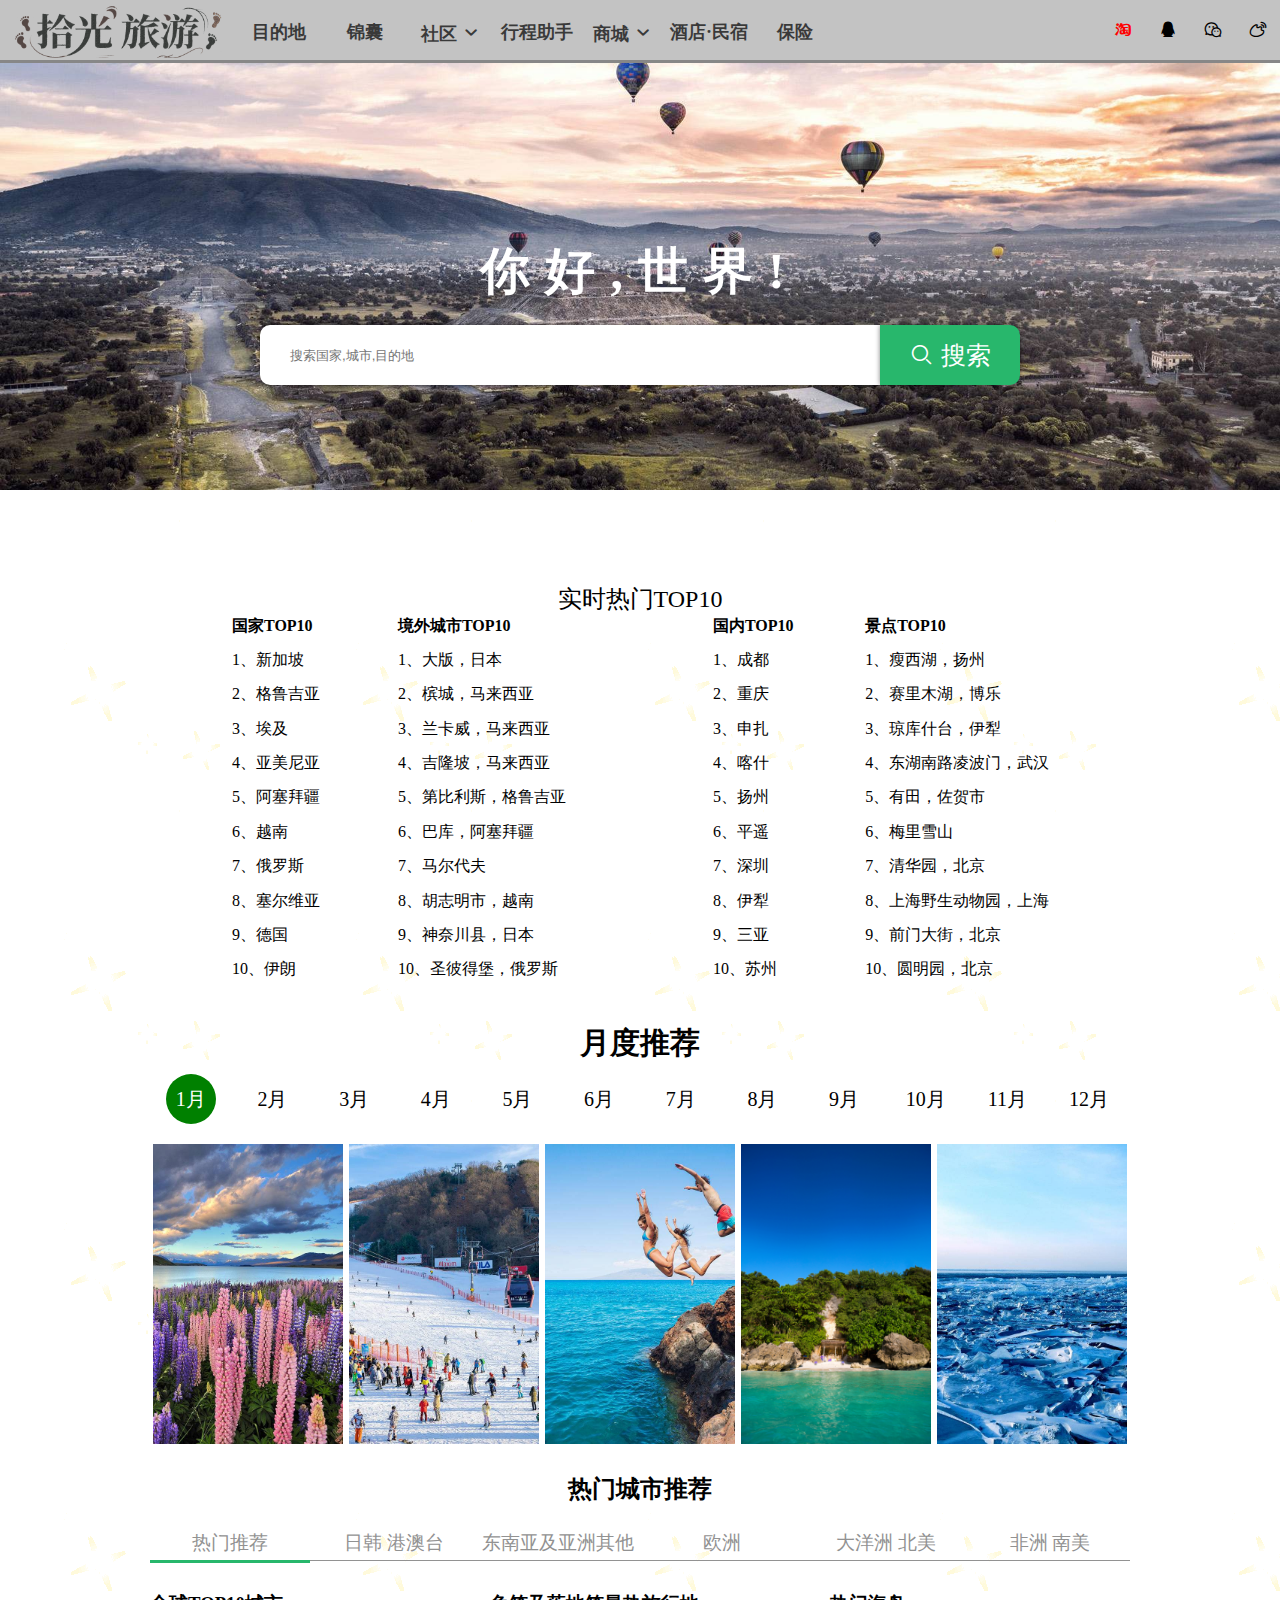
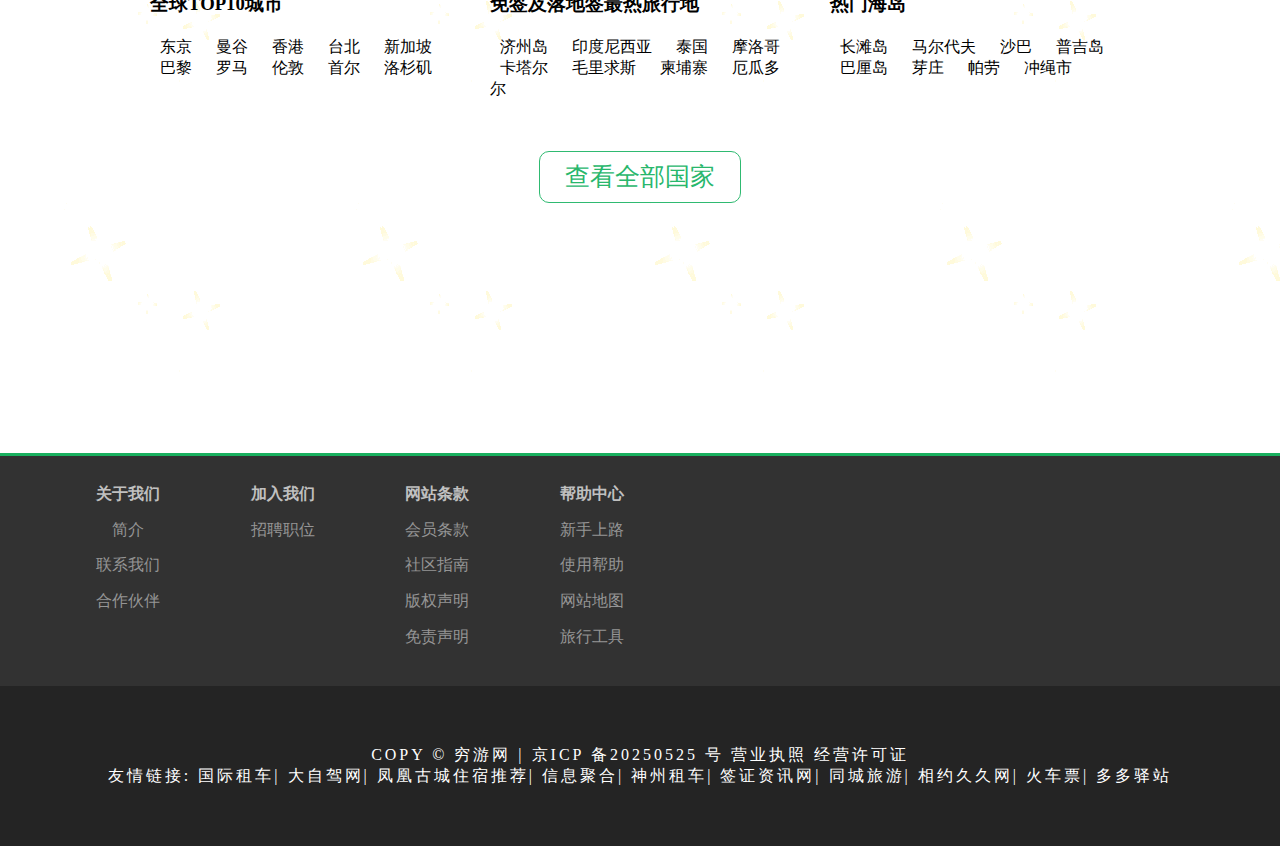
<file: html/destination.html>
<!DOCTYPE html>
<html>
	<head>
		<meta charset="UTF-8">
		<title>拾光旅行馆</title>
		<link rel="stylesheet" href="../font/iconfont.css" type="text/css">
		<link rel="stylesheet" href="../css/swiper-bundle.css" type="text/css">
		<style type="text/css">
			*{
				margin: 0px;
				padding: 0px;
			}
			body{
				background-image: url(../img/bg.gif);
			}
			.top{
				width: 100%;
				height: 60px;
				background-color: #c3c3c3;
				margin: 0px auto;
				border-bottom: 3px solid #878787;
			}
			.top-container{
				width: 1600px;
				height: 60px;
				margin: 0px auto;
			}
			.nav>ul>li>a>img{
				height: 55px;
			}
			.nav>ul{
				list-style: none;
			}
			.nav>ul>li{
				float: left;
				margin: 0px 3px;
			}
			.nav>ul>li:first-child>a{
				width: 230px;
				opacity: 1;
			}
			.nav>ul>li>a{
				display: block;
				width: 80px;
				height: 55px;
				line-height: 55px;
				font-weight: 700;
				text-decoration: none;
				color: black;
				border-top: 5px solid #c3c3c3;
				transition: 0.3s;
				opacity: 0.7;
				font-size: 18px;
				text-align: center;
			}
			.nav>ul>li>a:hover{
				border-top: 5px solid white;
				opacity: 1;
			}
			.nav-right{
				width: 500px;
				height: 60px;
				float: right;
			}
			.search{
				height: 60px;
				width: 185px;
				position: relative;
				float: right;
			}
			.search>input{
				opacity: 0;
				width: 1px;
				height: 25px;
				transition: 0.3s;
				position: absolute;
				left: 20px;
				top: 15px;
			}
			.search>span{
				position: absolute;
				left: 0px;
				line-height: 60px;
			}
			.search>span:hover{
				cursor: pointer;
			}
			.nav-right>div:first-child{
				width: 310px;
				height: 60px;
				float: left;
				display: flex;
				align-items: center;
				justify-content: space-around;
			}
			.nav-right>div:first-child>a{
				text-decoration: none;
				color: black;
				transition: 0.3s;
			}
			.nav-right>div:first-child>a:hover{
				transform: scale(1.8);
				color: red;
			}
			.nav-right>div:first-child>span>a{
				text-decoration: none;
				color: black;
				font-size: 20px;
				transition: 0.3s;
			}
			.nav-right>div:first-child>span>a:hover{
				color: red;
				font-size: 25px;
			}
			.community{
				position: relative;
			}
			.navshop{
				position: relative;
			}
			.navshop-list{
				width: 140px;
				height: 230px;
				background-image: url(../img/navbg.png);
				background-size: 140px 230px;
				position: absolute;
				top: 65px;
				left: 0px;
				z-index: 1000;
				visibility: hidden;
				opacity: 0;
				transition: 0.3s;
				transform: translateY(-50px);
			}
			.community-list{
				width: 180px;
				height: 300px;
				background-image: url(../img/navbg.png);
				background-size: 180px 300px;
				position: absolute;
				top: 65px;
				left: 0px;
				z-index: 1001;
				visibility: hidden;
				opacity: 0;
				transition: 0.3s;
				transform: translateY(-50px);
			}
			.community-list>ul{
				list-style: none;
				width: 160px;
				height: 260px;
				margin: 0px auto;
				margin-top: 25px;
				display: flex;
				flex-direction: column;
				justify-content: space-around;
			}
			.navshop-list>ul{
				list-style: none;
				width: 115px;
				height: 190px;
				margin: 0px auto;
				margin-top: 25px;
				display: flex;
				flex-direction: column;
				justify-content: space-around;
			}
			.community-list>ul>li:hover,.navshop-list>ul>li:hover{
				background-color: #e3fae1;
			}
			
			.community-list>ul>li>a,.navshop-list>ul>li>a{
				text-decoration: none;
				color: black;
				font-size: 17px;
			}
			.banner{
				position: relative;
				width: 100%;
				height: 500px;
				background-image: url("../img/destinationBanner.jpg");
				background-position: 0px 0px;
				background-repeat: no-repeat;
				background-size: 100%;
			}
			.banner-container{
				width: 760px;
				height: 150px;
				position: absolute;
				top: 0px;
				left: 0px;
				right: 0px;
				bottom: 0px;
				margin: auto;
			}
			.banner-container>h1{
				text-align: center;
				font-size: 50px;
				letter-spacing: 15px;
				margin-bottom: 20px;
				color: white;
			}
			.banner-container>input[type="text"]{
				width: 620px;
				height: 60px;
				border: 0px;
				float: left;
				text-indent: 30px;
				border-top-left-radius: 10px;
				border-bottom-left-radius: 10px;
				outline: none;
				box-shadow: 0 0 5px rgba(0, 0, 0, 0.5);
			}
			.banner-container>a>span{
				font-size: 25px;
			}
			.banner-container>a{
				display: block;
				width: 140px;
				height: 60px;
				background-color: #28b76c;
				text-decoration: none;
				text-align: center;
				line-height: 60px;
				font-size: 25px;
				float: left;
				color: white;
				border-top-right-radius: 10px;
				border-bottom-right-radius: 10px;
				box-shadow: 0 0 5px rgba(0, 0, 0, 0.5);
			}
			.banner-container>a:hover{
				background-color: #1e8f53;
			}
			.centerhelp{
				border-top: 3px #1ab05f solid;
				width: 100%;
				height: 230px;
				background-color: #323232;
			}
			.centerhelp>div{
				width: 1180px;
				height: 230px;
				margin: 0px auto;
			}
			.centerhelp>div>table{
				width: 620px;
				height: 180px;
				text-align: center;
				margin-top: 20px;
			}
			.centerhelp>div>table tr>th{
				color: silver;
			}
			.centerhelp>div>table tr>td{
				transition: 0.5s;
				color: #959595;
			}
			.centerhelp>div>table tr>td:hover{
				color: silver;
				cursor: pointer;
			}
			.endbottom{
				width: 100%;
				height: 160px;
				background-color: #242424;
			}
			.endbottom>div{
				width: 1180px;
				height: 160px;
				margin: 0px auto;
				display: flex;
				flex-wrap: wrap;
				justify-content: center;
				align-content: center;
				color: white;
			}
			.endbottom>div>p{
				letter-spacing: 3px;
			}
			.endbottom>div>p>a{
				text-decoration: none;
				color: white;
			}
			.topbtn{
				width: 80px;
				height: 80px;
				position: fixed;
				right: 100px;
				bottom: 100px;
				background-color: white;
				box-shadow: 0px 0px 10px black;
				visibility: hidden;
				transition: 0.2s;
			}
			.topbtn>a{
				text-align: center;
				display: block;
				width: 80px;
				height: 80px;
				margin-top: 10px;
			}
			.topbtn>a>img{
				width: 60px;
				height: 60px;
			}
			.hottop{
				width: 1180px;
				height: 440px;
				margin: 0px auto;
				display: flow-root;
				position: relative;
			}
			.hottop>h2{
				font-size: 24px;
				font-weight: 500;
				text-align: center;
				margin-top: 20px;
			}
			.hottop>table{
				width: 980px;
				height: 380px;
				text-align: left;
				position: absolute;
				top: 30px;
				left: 160px;
				right: 0px;
				bottom: 0px;
				margin: auto;
			}
			.hottop>table th{
				text-align: left;
			}
			.hottop>table a{
				text-decoration: none;
				color: black;
			}
			.hottop>table a:hover{
				color: #1ab05f;
			}
			.hotcity{
				width: 1180px;
				height: 600px;
				margin: 0px auto;
				display: flow-root;
			}
			.hotcity>h2{
				text-align: center;
				margin-top: 20px;
			}
			.hotcity>ul{
				list-style: none;
				width: 980px;
				height: 35px;
				margin: 0px auto;
				display: flex;
				justify-content: space-between;
				margin-top: 20px;
				border-bottom: 1px solid #929292;
			}
			.hotcity>ul>li>a{
				display: block;
				width: 160px;
				height: 35px;
				line-height: 35px;
				text-align: center;
				text-decoration: none;
				color: #929292;
				font-size: 19px;
				font-weight: 540;
			}
			.lastchoose{
				border-bottom: 3px solid #28b76c;
				color: black;
			}
			.hotcity>div{
				width: 980px;
				display: none;
				margin: 10px auto;
			}
			.hotdsp1>ul,.hotdsp2>ul{
				width: 980px;
				height: 150px;
				margin: 0px auto;
				list-style: none;
				display: flex;
				justify-content: space-between;
				margin-top: 30px;
			}
			.hotdsp3>ul{
				width: 980px;
				height: 300px;
				margin: 0px auto;
				display: flex;
				flex-wrap: wrap;
				margin-top: 30px;
				list-style: none;
			}
			.hotdsp1>ul>li,.hotdsp2>ul>li{
				width: 300px;
				height: 200px;
			}
			.hotdsp1>ul>li>h3,.hotdsp2>ul>li>h3,.hotdsp3>ul>li>h3,.hotdsp4>ul>li>h3,.hotdsp5>ul>li>h3,.hotdsp6>ul>li>h3{
				margin-bottom: 20px;
			}
			.hotdsp1>ul>li>a,.hotdsp2>ul>li>a{
				margin: 10px 10px;
				text-decoration: none;
				color: black;
			}
			.hotdsp1>ul>li>a:hover,.hotdsp2>ul>li>a:hover,.hotdsp3>ul>li>a:hover,.hotdsp4>ul>li>a:hover,.hotdsp5>ul>li>a:hover,.hotdsp6>ul>li>a:hover{
				color: #1ab05f;
			}
			.hotdsp3>ul>li{
				display: block;
				width: 300px;
				height: 100px;
			}
			.hotdsp3>ul>li>a,.hotdsp4>ul>li>a,.hotdsp5>ul>li>a,.hotdsp6>ul>li>a{
				text-decoration: none;
				color: black;
			}
			.hotdsp4>ul{
				width: 980px;
				height: 400px;
				list-style: none;
				display: flex;
				flex-wrap: wrap;
				margin-top: 30px;
			}
			.hotdsp4>ul>li{
				width: 320px;
				height: 100px;
			}
			.hotdsp5>ul{
				width: 980px;
				height: 230px;
				margin: 0px auto;
				list-style: none;
				display: flex;
				flex-wrap: wrap;
				align-content: space-around;
				margin-top: 30px;
			}
			.hotdsp5>ul>li{
				width: 320px;
				height: 100px;
			}
			.hotdsp5>ul>li>a{
				margin: 5px;
			}
			.hotdsp6>ul{
				width: 980px;
				height: 320px;
				display: flex;
				list-style: none;
				flex-wrap: wrap;
				align-content: space-around;
				margin-top: 30px;
			}
			.hotdsp6>ul>li{
				width: 325px;
				height: 75px;
			}
			.hotcity>span>a{
				display: block;
				width: 200px;
				height: 50px;
				border: 1px solid #2fba71;
				margin: 0px auto;
				border-radius: 10px;
				text-decoration: none;
				color: #28b76c;
				text-align: center;
				line-height: 50px;
				font-size: 25px;
				transition: 0.3s;
			}
			.hotcity>span>a:hover{
				background-color: #21bf6a;
				color: white;
			}
			.month{
				width: 980px;
				height: 450px;
				margin: 0px auto;
				display: flow-root;
			}
			.month>h2{
				text-align: center;
				font-size: 30px;
				margin-top: 20px;
			}
			.month>ul{
				list-style: none;
				width: 980px;
				height: 50px;
				display: flex;
				justify-content: space-around;
				margin-top: 10px;
			}
			.month>ul>li>a{
				display: block;
				width: 50px;
				height: 50px;
				border-radius: 50%;
				text-align: center;
				line-height: 50px;
				color: black;
				text-decoration: none;
				font-size: 20px;
				transition: 0.2s;
			}
			.monthimg{
				width: 980px;
				height: 300px;
				display: flex;
				justify-content: space-around;
				margin-top: 20px;
			}
			.monthimg>div{
				width: 190px;
				height: 300px;
				background-position: 0px 0px;
				background-size: 190px 300px;
				position: relative;
				overflow: hidden;
			}
			.monthimg>div>span{
				display: block;
				width: 190px;
				height: 300px;
				display: flow-root;
				background-color: RGBA(0,0,0,0.5);
				position: absolute;
				top: 300px;
				left: 0px;
				visibility: hidden;
				transition: 0.3s linear;
			}
			.monthimg>div>span>p{
				margin: 20px;
				font-size: 14px;
				text-indent: 2em;
				color: white;
			}
		</style>
	</head>
	<body>
		<div class="All">
			<div class="top" id="tp">
				<div class="top-container">
					<div class="nav">
						<ul>
							<li>
								<a href="index.html">
									<img src="../img/logo.png">
								</a>
							</li>
							<li>
								<a href="#">目的地</a>
							</li>
							<li>
								<a href="#">锦囊</a>
							</li>
							<li  class="community">
								<a href="#">
									社区
									<span class="iconfont icon-xiala"></span>
								</a>
								<div class="community-list">
									<ul>
										<li>
											<a href="#">
												<span class="iconfont icon-luntan"></span>
												旅行论坛
												<span class="iconfont icon-youla"></span>
											</a>
										</li>
										<li>
											<a href="#">
												<span class="iconfont icon-wenda"></span>
												旅行问答
											</a>
										</li>
										<li>
											<a href="#">
												<span class="iconfont icon-tianjiazhuanlan_chuangjianzhuanlan"></span>
												旅行专栏
											</a>
										</li>
										<li>
											<a href="#">
												<span class="iconfont icon-Biu"></span>
												旅行分享
											</a>
										</li>
										<li>
											<a href="#">
												<span class="iconfont icon-jne"></span>
												JNE旅行生活美学
											</a>
										</li>
										<li>
											<a href="#">
												<span class="iconfont icon-hezuohuoban"></span>
												结伴同游
											</a>
										</li>
										<li>
											<a href="#">
												<span class="iconfont icon-fuzeren"></span>
												负责任的旅行
											</a>
										</li>
										<li>
											<a href="#">
												<span class="iconfont icon-xuanticehua"></span>
												特别策划
											</a>
										</li>
										<li>
											<a href="#">
												<span class="iconfont icon-shipin"></span>
												旅行精选视频
											</a>
										</li>
									</ul>
								</div>
							</li>
							<li>
								<a href="#">行程助手</a>
							</li>
							<li class="navshop">
								<a href="shop.html">
									商城
									<span class="iconfont icon-xiala"></span>
								</a>
								<div class="navshop-list">
									<ul>
										<li>
											<span class="iconfont icon-gongwenbao"></span>
											<a href="#">机酒自由行</a>
										</li>
										<li>
											<span class="iconfont icon-qizhi"></span>
											<a href="#">当地玩乐</a>
										</li>
										<li>
											<span class="iconfont icon-qianzheng"></span>
											<a href="#">签证</a>
										</li>
										<li>
											<span class="iconfont icon-baoxiandingdan"></span>
											<a href="#">保险</a>
										</li>
										<li>
											<span class="iconfont icon-youlun"></span>
											<a href="#">邮轮</a>
										</li>
										<li>
											<span class="iconfont icon-tubiaolunkuohua11"></span>
											<a href="#">私人定制</a>
										</li>
										<li>
											<span class="iconfont icon-icon-test"></span>
											<a href="#">欧洲铁路</a>
										</li>
									</ul>
								</div>
							</li>
							<li>
								<a href="#">酒店·民宿</a>
							</li>
							<li>
								<a href="#">保险</a>
							</li>
						</ul>
					</div>
					<div class="nav-right">
						<div>
							<a href= "https://www.taobao.com/" target="_blank">
								<span class="iconfont icon-tao" style="color: red;"></span>
							</a>
							<a href= "https://im.qq.com/index/" target="_blank">
								<span class="iconfont icon-QQ"></span>
							</a>
							<a href= "https://weixin.qq.com/" target="_blank">
								<span class="iconfont icon-weixin"></span>
							</a>
							<a href= "https://weibo.com" target="_blank">
								<span class="iconfont icon-weibo"></span>
							</a>
							<span>
								<a href="register.html">注册</a>
							</span>
							<span>
								<a href="login.html">登录</a>
							</span>
						</div>
						<div class="search">
							<input type="text">
							<span class="iconfont icon-sousuo"></span>
						</div>
					</div>
				</div>
			</div>
			<div class="banner">
				<div class="banner-container">
					<h1>你好,世界!</h1>
					<input type="text" placeholder="搜索国家,城市,目的地">
					<a href="#">
						<span class="iconfont icon-sousuo"></span>
						搜索
					</a>
				</div>
			</div>
			<div class="hottop">
				<h2>实时热门TOP10</h2>
				<table>
					<tr>
						<th>国家TOP10</th>
						<th>境外城市TOP10</th>
						<th>国内TOP10</th>
						<th>景点TOP10</th>
					</tr>
					<tr>
						<td>
							<a href="#">1、新加坡</a>
						</td>
						<td>
							<a href="#">1、大版，日本</a>
						</td>
						<td>
							<a href="#">1、成都</a>
						</td>
						<td>
							<a href="#">1、瘦西湖，扬州</a>
						</td>
					</tr>
					<tr>
						<td>
							<a href="#">2、格鲁吉亚</a>
						</td>
						<td>
							<a href="#">2、槟城，马来西亚</a>
						</td>
						<td>
							<a href="#">2、重庆</a>
						</td>
						<td>
							<a href="#">2、赛里木湖，博乐</a>
						</td>
					</tr>
					<tr>
						<td>
							<a href="#">3、埃及</a>
						</td>
						<td>
							<a href="#">3、兰卡威，马来西亚</a>
						</td>
						<td>
							<a href="#">3、申扎</a>
						</td>
						<td>
							<a href="#">3、琼库什台，伊犁</a>
						</td>
					</tr>
					<tr>
						<td>
							<a href="#">4、亚美尼亚</a>
						</td>
						<td>
							<a href="#">4、吉隆坡，马来西亚</a>
						</td>
						<td>
							<a href="#">4、喀什</a>
						</td>
						<td>
							<a href="#">4、东湖南路凌波门，武汉</a>
						</td>
					</tr>
					<tr>
						<td>
							<a href="#">5、阿塞拜疆</a>
						</td>
						<td>
							<a href="#">5、第比利斯，格鲁吉亚</a>
						</td>
						<td>
							<a href="#">5、扬州</a>
						</td>
						<td>
							<a href="#">5、有田，佐贺市</a>
						</td>
					</tr>
					<tr>
						<td>
							<a href="#">6、越南</a>
						</td>
						<td>
							<a href="#">6、巴库，阿塞拜疆</a>
						</td>
						<td>
							<a href="#">6、平遥</a>
						</td>
						<td>
							<a href="#">6、梅里雪山</a>
						</td>
					</tr>
					<tr>
						<td>
							<a href="#">7、俄罗斯</a>
						</td>
						<td>
							<a href="#">7、马尔代夫</a>
						</td>
						<td>
							<a href="#">7、深圳</a>
						</td>
						<td>
							<a href="#">7、清华园，北京</a>
						</td>
					</tr>
					<tr>
						<td>
							<a href="#">8、塞尔维亚</a>
						</td>
						<td>
							<a href="#">8、胡志明市，越南</a>
						</td>
						<td>
							<a href="#">8、伊犁</a>
						</td>
						<td>
							<a href="#">8、上海野生动物园，上海</a>
						</td>
					</tr>
					<tr>
						<td>
							<a href="#">9、德国</a>
						</td>
						<td>
							<a href="#">9、神奈川县，日本</a>
						</td>
						<td>
							<a href="#">9、三亚</a>
						</td>
						<td>
							<a href="#">9、前门大街，北京</a>
						</td>
					</tr>
					<tr>
						<td>
							<a href="#">10、伊朗</a>
						</td>
						<td>
							<a href="#">10、圣彼得堡，俄罗斯</a>
						</td>
						<td>
							<a href="#">10、苏州</a>
						</td>
						<td>
							<a href="#">10、圆明园，北京</a>
						</td>
					</tr>
				</table>
			</div>
			<div class="month">
				<h2>月度推荐</h2>
				<ul>
					<li>
						<a href="#" data-monthimg="0">1月</a>
					</li>
					<li>
						<a href="#" data-monthimg="1">2月</a>
					</li>
					<li>
						<a href="#" data-monthimg="2">3月</a>
					</li>
					<li>
						<a href="#" data-monthimg="3">4月</a>
					</li>
					<li>
						<a href="#" data-monthimg="4">5月</a>
					</li>
					<li>
						<a href="#" data-monthimg="5">6月</a>
					</li>
					<li>
						<a href="#" data-monthimg="6">7月</a>
					</li>
					<li>
						<a href="#" data-monthimg="7">8月</a>
					</li>
					<li>
						<a href="#" data-monthimg="8">9月</a>
					</li>
					<li>
						<a href="#" data-monthimg="9">10月</a>
					</li>
					<li>
						<a href="#" data-monthimg="10">11月</a>
					</li>
					<li>
						<a href="#" data-monthimg="11">12月</a>
					</li>
				</ul>
				<div class="monthimg">
					<div>
						<span>
							<p style="font-weight: 700;font-size: 20px;text-indent: 0px;">新西兰</p>
							<p>在北半球处于寒冷的冬季的时候，南半球的新西兰正好春暖花开。世界上不太能再找出这么一个世外桃源，没有优胜劣汰的压力，没有变化极端的气候，只剩下一望无垠的美景，富饶多足的土地。</p>
						</span>
					</div>
					<div>
						<span>
							<p style="font-weight: 700;font-size: 20px;text-indent: 0px;">韩国·江原道</p>
							<p>你不用乘十几个小时飞机去地球的另外一边，韩国的这个地方就是为滑雪而生的。江原道的滑雪度假村有最天然的地理优势——60%以上都处于海拔700米。无论是菜鸟还是专业选手，无论是雪橇还是雪板，相信来过这里的人都会因征服雪山刺激感。</p>
						</span>
					</div>
					<div>
						<span>
							<p style="font-weight: 700;font-size: 20px;text-indent: 0px;">美国·夏威夷</p>
							<p>夏威夷是一个神奇的度假海岛，这里一年四季温暖如夏，不论你什么时候来，都能看到蓝天白云和椰林树影。威基基海滩大概是世界上最出名的海滩，也是多数游人心目中最典型的夏威夷海滩，这里有细致洁白的沙滩和众多摇曳多姿的椰子树。</p>
						</span>
					</div>
					<div>
						<span>
							<p style="font-weight: 700;font-size: 20px;text-indent: 0px;">泰国·苏梅岛</p>
							<p>苏梅岛四面环海，大体上和泰国其他地方一样只有雨季和旱季，除了十到十二月之外，这里的气候都十分适合旅行。潜到海里看着海绵、珊瑚、海葵，上岸吃着这里的椰子和红毛丹，抑或去酒吧喝点啤酒释放激情。</p>
						</span>
					</div>
					<div>
						<span>
							<p style="font-weight: 700;font-size: 20px;text-indent: 0px;">俄罗斯·贝加尔湖</p>
							<p>一年四季，每一个季节都是大自然给我们最好的时光。如果你能够欣赏冬季的美，那么去贝加尔湖一定没错。当你全身心的去感受冬季的美，那么其他的季节得模样就再也无法入了你的眼。</p>
						</span>
					</div>
				</div>
			</div>
			<div class="hotcity">
				<h2>热门城市推荐</h2>
				<ul>
					<li>
						<a href="#" data-index="0">热门推荐</a>
					</li>
					<li>
						<a href="#" data-index="1">日韩 港澳台</a>
					</li>
					<li>
						<a href="#" data-index="2">东南亚及亚洲其他</a>
					</li>
					<li>
						<a href="#" data-index="3">欧洲</a>
					</li>
					<li>
						<a href="#" data-index="4">大洋洲 北美</a>
					</li>
					<li>
						<a href="#" data-index="5">非洲 南美</a>
					</li>
				</ul>
				<div class="hotdsp1" data-hotdsp="0" style="height: 150px;">
					<ul>
						<li>
							<h3>全球TOP10城市</h3>
							<a href="#">东京</a>
							<a href="#">曼谷</a>
							<a href="#">香港</a>
							<a href="#">台北</a>
							<a href="#">新加坡</a>
							<a href="#">巴黎</a>
							<a href="#">罗马</a>
							<a href="#">伦敦</a>
							<a href="#">首尔</a>
							<a href="#">洛杉矶</a>
						</li>
						<li>
							<h3>免签及落地签最热旅行地</h3>
							<a href="#">济州岛</a>
							<a href="#">印度尼西亚</a>
							<a href="#">泰国</a>
							<a href="#">摩洛哥</a>
							<a href="#">卡塔尔</a>
							<a href="#">毛里求斯</a>
							<a href="#">柬埔寨</a>
							<a href="#">厄瓜多尔</a>
						</li>
						<li>
							<h3>热门海岛</h3>
							<a href="#">长滩岛</a>
							<a href="#">马尔代夫</a>
							<a href="#">沙巴</a>
							<a href="#">普吉岛</a>
							<a href="#">巴厘岛</a>
							<a href="#">芽庄</a>
							<a href="#">帕劳</a>
							<a href="#">冲绳市</a>
						</li>
					</ul>
				</div>
				<div class="hotdsp2" data-hotdsp="1" style="height: 150px;">
					<ul>
						<li>
							<h3>港澳台</h3>
							<a href="#">香港</a>
							<a href="#">澳门</a>
							<a href="#">台北</a>
							<a href="#">垦丁</a>
							<a href="#">花莲</a>
							<a href="#">高雄</a>
							<a href="#">台中</a>
							<a href="#">九份</a>
							<a href="#">台南</a>
							<a href="#">淡水</a>
							<a href="#">宜兰</a>
						</li>
						<li>
							<h3>日本</h3>
							<a href="#">东京</a>
							<a href="#">大阪</a>
							<a href="#">京都</a>
							<a href="#">冲绳</a>
							<a href="#">北海道</a>
							<a href="#">名古屋</a>
							<a href="#">奈良</a>
							<a href="#">富士山</a>
						</li>
						<li>
							<h3>韩国</h3>
							<a href="#">首尔</a>
							<a href="#">济州岛</a>
							<a href="#">釜山</a>
						</li>
					</ul>
				</div>
				<div class="hotdsp3" data-hotdsp="2" style="height: 300px;">
					<ul>
						<li>
							<h3>泰国</h3>
							<a href="#">曼谷</a>
							<a href="#">普吉岛</a>
							<a href="#">清迈</a>
							<a href="#">苏梅岛</a>
							<a href="#">芭提雅</a>
							<a href="#">甲米</a>
							<a href="#">华欣</a>
							<a href="#">皮皮岛</a>
						</li>
						<li>
							<h3>新加坡</h3>
							<a href="#">新加坡</a>
						</li>
						<li>
							<h3>越南</h3>
							<a href="#">芽庄</a>
							<a href="#">胡志明市</a>
							<a href="#">河内</a>
							<a href="#">美奈</a>
							<a href="#">大叻</a>
							<a href="#">富国岛</a>
						</li>
						<li>
							<h3>马来西亚</h3>
							<a href="#">沙巴</a>
							<a href="#">吉隆坡</a>
							<a href="#">槟城</a>
							<a href="#">亚庇</a>
							<a href="#">兰卡威</a>
							<a href="#">马六甲</a>
							<a href="#">仙本那</a>
						</li>
						<li>
							<h3>印度尼西亚</h3>
							<a href="#">巴厘岛</a>
							<a href="#">美娜多</a>
							<a href="#">乌布</a>
						</li>
						<li>
							<h3>菲律宾</h3>
							<a href="#">长滩岛</a>
							<a href="#">马尼亚</a>
							<a href="#">薄荷岛</a>
							<a href="#">杜马盖地</a>
							<a href="#">宿雾市</a>
						</li>
						<li>
							<h3>斯里兰卡</h3>
							<a href="#">科伦坡</a>
							<a href="#">斯里兰卡康堤</a>
						</li>
						<li>
							<h3>柬埔寨</h3>
							<a href="#">金边</a>
							<a href="#">暹粒</a>
						</li>
						<li>
							<h3>亚洲其他</h3>
							<a href="#">迪拜</a>
							<a href="#">马尔代夫</a>
							<a href="#">阿布扎比</a>
							<a href="#">耶路撒冷</a>
							<a href="#">基什岛</a>
							<a href="#">德里</a>
							<a href="#">多哈</a>
						</li>
					</ul>
				</div>
				<div class="hotdsp4" data-hotdsp="3" style="height: 400px;">
					<ul>
						<li>
							<h3>意大利</h3>
							<a href="#">罗马</a>
							<a href="#">佛罗伦萨</a>
							<a href="#">威尼斯</a>
							<a href="#">米兰</a>
							<a href="#">五渔村</a>
							<a href="#">那不勒斯</a>
							<a href="#">西西里岛</a>
							<a href="#">比萨</a>
						</li>
						<li>
							<h3>英国</h3>
							<a href="#">伦敦</a>
							<a href="#">爱丁堡</a>
							<a href="#">剑桥</a>
							<a href="#">牛津</a>
							<a href="#">英国湖区</a>
							<a href="#">曼彻斯特</a>
							<a href="#">巴斯</a>
							<a href="#">约克</a>
							<a href="#">苏格兰</a>
						</li>
						<li>
							<h3>德国</h3>
							<a href="#">慕尼黑</a>
							<a href="#">法兰克福</a>
							<a href="#">柏林</a>
							<a href="#">克隆</a>
							<a href="#">海德堡</a>
							<a href="#">汉堡</a>
							<a href="#">斯图加特</a>
							<a href="#">杜塞尔多夫</a>
							<a href="#">纽伦堡</a>
							<a href="#">德累斯顿</a>
						</li>
						<li>
							<h3>法国</h3>
							<a href="#">巴黎</a>
							<a href="#">尼斯</a>
							<a href="#">普罗旺斯</a>
							<a href="#">阿维尼翁</a>
							<a href="#">里昂</a>
							<a href="#">马赛</a>
							<a href="#">波尔多</a>
							<a href="#">斯特拉斯堡</a>
							<a href="#">戛纳</a>
						</li>
						<li>
							<h3>西班牙</h3>
							<a href="#">巴塞罗那</a>
							<a href="#">塞尔维亚</a>
							<a href="#">格拉纳达</a>
							<a href="#">马德里</a>
							<a href="#">瓦伦西亚</a>
							<a href="#">托莱多</a>
							<a href="#">龙达</a>
							<a href="#">马略卡岛</a>
						</li>
						<li>
							<h3>瑞士</h3>
							<a href="#">苏黎世</a>
							<a href="#">卢塞恩</a>
							<a href="#">因特拉肯</a>
							<a href="#">日内瓦</a>
							<a href="#">伯尔尼</a>
							<a href="#">洛桑</a>
						</li>
						<li>
							<h3>奥地利</h3>
							<a href="#">维也纳</a>
							<a href="#">因斯布鲁克</a>
						</li>
						<li>
							<h3>俄罗斯</h3>
							<a href="#">莫斯科</a>
							<a href="#">贝加尔湖</a>
							<a href="#">圣彼得堡</a>
							<a href="#">伊尔库茨克</a>
						</li>
						<li>
							<h3>捷克</h3>
							<a href="#">布拉格</a>
							<a href="#">捷克克鲁姆洛夫</a>
						</li>
						<li>
							<h3>荷兰</h3>
							<a href="#">阿姆斯特丹</a>
							<a href="#">羊角村</a>
							<a href="#">鹿特丹</a>
							<a href="#">海牙</a>
						</li>
						<li>
							<h3>希腊</h3>
							<a href="#">圣托里尼</a>
							<a href="#">雅典</a>
						</li>
					</ul>
				</div>
				<div class="hotdsp5" data-hotdsp="4" style="height: 230px;">
					<ul>
						<li>
							<h3>澳大利亚</h3>
							<a href="#">墨尔本</a>
							<a href="#">悉尼</a>
							<a href="#">黄金海岸</a>
							<a href="#">布里斯班</a>
							<a href="#">凯恩斯</a>
							<a href="#">珀斯</a>
							<a href="#">塔斯马尼亚岛</a>
							<a href="#">袋鼠岛</a>
						</li>
						<li>
							<h3>新西兰</h3>
							<a href="#">奥克兰</a>
							<a href="#">皇后镇</a>
							<a href="#">基督城</a>
							<a href="#">新西兰南岛</a>
						</li>
						<li>
							<h3>美国</h3>
							<a href="#">洛杉矶</a>
							<a href="#">纽约</a>
							<a href="#">旧金山</a>
							<a href="#">拉斯维加斯</a>
							<a href="#">加州圣地亚哥</a>
							<a href="#">波士顿</a>
							<a href="#">华盛顿</a>
							<a href="#">夏威夷</a>
							<a href="#">西雅图</a>
							<a href="#">关岛</a>
						</li>
						<li>
							<h3>加拿大</h3>
							<a href="#">温哥华</a>
							<a href="#">班夫国家公园</a>
							<a href="#">多伦多</a>
							<a href="#">蒙特利尔</a>
							<a href="#">加拿大尼亚加拉瀑布城</a>
						</li>
					</ul>
				</div>
				<div class="hotdsp6" data-hotdsp="5" style="height: 320px;">
					<ul>
						<li>
							<h3>摩洛哥</h3>
							<a href="#">卡萨布兰卡</a>
							<a href="#">马拉喀什</a>
							<a href="#">菲斯</a>
							<a href="#">舍夫沙万</a>
						</li>
						<li>
							<h3>埃及</h3>
							<a href="#">开罗</a>
							<a href="#">卢克索</a>
						</li>
						<li>
							<h3>南非</h3>
							<a href="#">开普敦</a>
							<a href="#">约翰内斯堡</a>
						</li>
						<li>
							<h3>肯尼亚</h3>
							<a href="#">内罗毕</a>
							<a href="#">马赛马拉国家保护区</a>
						</li>
						<li>
							<h3>秘鲁</h3>
							<a href="#">马丘比丘</a>
							<a href="#">利马</a>
						</li>
						<li>
							<h3>阿根廷</h3>
							<a href="#">布宜诺斯艾利斯</a>
							<a href="#">乌斯怀亚</a>
							<a href="#">埃尔卡拉法特</a>
						</li>
						<li>
							<h3>毛里求斯</h3>
							<a href="#">毛里求斯</a>
						</li>
						<li>
							<h3>智力</h3>
							<a href="#">圣地亚哥</a>
							<a href="#">复活节岛</a>
						</li>
						<li>
							<h3>巴西</h3>
							<a href="#">里约热内卢</a>
							<a href="#">圣保罗</a>
						</li>
						<li>
							<h3>玻利维亚</h3>
							<a href="#">乌尤尼</a>
							<a href="#">拉巴斯</a>
						</li>
						<li>
							<h3>厄瓜多尔</h3>
							<a href="#">加拉帕戈斯群岛</a>
							<a href="#">基多</a>
							<a href="#">瓜尔基尔</a>
						</li>
					</ul>
				</div>
				<span>
					<a href="#">查看全部国家</a>
				</span>
			</div>
			<div class="centerhelp">
				<div>
					<table>
						<tr>
							<th>关于我们</th>
							<th>加入我们</th>
							<th>网站条款</th>
							<th>帮助中心</th>
						</tr>
						<tr>
							<td>简介</td>
							<td>招聘职位</td>
							<td>会员条款</td>
							<td>新手上路</td>
						</tr>
						<tr>
							<td>联系我们</td>
							<td></td>
							<td>社区指南</td>
							<td>使用帮助</td>
						</tr>
						<tr>
							<td>合作伙伴</td>
							<td></td>
							<td>版权声明</td>
							<td>网站地图</td>
						</tr>
						<tr>
							<td></td>
							<td></td>
							<td>免责声明</td>
							<td>旅行工具</td>
						</tr>
					</table>
				</div>
			</div>
			<div class="endbottom">
				<div>
					<p>COPY © 穷游网 | 京ICP 备20250525 号 营业执照 经营许可证</p>
					<p>
						友情链接:
						<a href="#">国际租车</a>|
						<a href="#">大自驾网</a>|
						<a href="#">凤凰古城住宿推荐</a>|
						<a href="#">信息聚合</a>|
						<a href="#">神州租车</a>|
						<a href="#">签证资讯网</a>|
						<a href="#">同城旅游</a>|
						<a href="#">相约久久网</a>|
						<a href="#">火车票</a>|
						<a href="#">多多驿站</a>
					</p>
				</div>
			</div>
			<div class="topbtn">
				<a href="#tp">
					<img src="../img/up.png">
				</a>
			</div>
		</div>
		<script type="text/javascript">
			let searchspan= document.querySelector(".search>span");
			let searchtext= searchspan.previousElementSibling;
			searchspan.addEventListener("mouseenter",function (){
				setTimeout(function (){
					searchtext.style.opacity= "1";
					searchtext.style.width= "160px";
				},100);
				
			});
			searchtext.addEventListener("blur",function (){
				setTimeout(function (){
					searchtext.style.opacity= "0";
					searchtext.style.width= "1px";
				},50);
			});
			let communitylist= document.querySelector(".community-list");
			let navli= document.querySelectorAll(".nav>ul>li");
			navli[3].addEventListener("mouseenter",function (){
				communitylist.style.visibility= "visible";
				communitylist.style.opacity= "1";
				communitylist.style.transform= "translateY(0px)";
			});
			
			navli[3].addEventListener("mouseleave",function (){
				let navflag= true;
				communitylist.addEventListener("mousemove",function (){
					navflag= false;
				});
				setTimeout(function (){
					if(navflag){
						communitylist.style.visibility= "hidden";
						communitylist.style.opacity= "0";
						communitylist.style.transform= "translateY(-50px)";
					}
				},150);
			});
			let navshoplist= document.querySelector(".navshop-list");
			navli[5].addEventListener("mouseenter",function (){
				navshoplist.style.visibility= "visible";
				navshoplist.style.opacity= "1";
				navshoplist.style.transform= "translateY(0px)"
			});
			navli[5].addEventListener("mouseleave",function (){
				let navflag= true;
				navshoplist.addEventListener("mousemove",function (){
					navflag= false;
				});
				setTimeout(function (){
					if(navflag){
						navshoplist.style.visibility= "hidden";
						navshoplist.style.opacity= "0";
						navshoplist.style.transform= "translateY(-50px)";
					}
				},150);
			});
			let topbtn= document.querySelector(".topbtn");
			document.addEventListener("scroll",function (){
				if(this.documentElement.scrollTop>1000){
					topbtn.style.bottom= "150px";
					topbtn.style.visibility= "visible";
				}else{
					topbtn.style.visibility= "hidden";
					topbtn.style.bottom= "100px";
				}
			});
			let hotcityul= document.querySelector(".hotcity>ul");
			let lastchs= hotcityul.children[0].children[0];
			let hotcitybox= document.querySelectorAll(".hotcity>div");
			hotcitybox[0].style.display= "block";
			let lastindex= 0;
			lastchs.classList.add("lastchoose");
			hotcityul.addEventListener("mouseover",function (e){
				if(e.target.tagName=="A"){
					hotcitybox[lastindex].style.display= "none";
					hotcitybox[parseInt(e.target.dataset.index)].style.display= "block";
					lastchs.classList.remove("lastchoose");
					e.target.classList.add("lastchoose");
					lastchs= e.target;
					lastindex= parseInt(e.target.dataset.index);
				}
			});
			let monthul= document.querySelector(".month>ul");
			let lastmontha= monthul.children[0].children[0];
			let monthimgbox= document.querySelectorAll(".monthimg>div");
			let monthwordbox= document.querySelectorAll(".monthimg>div>span");
			let monthdata= [
				[
					{title:"新西兰",content:"在北半球处于寒冷的冬季的时候，南半球的新西兰正好春暖花开。世界上不太能再找出这么一个世外桃源，没有优胜劣汰的压力，没有变化极端的气候，只剩下一望无垠的美景，富饶多足的土地。"},
					{title:"韩国·江原道",content:"你不用乘十几个小时飞机去地球的另外一边，韩国的这个地方就是为滑雪而生的。江原道的滑雪度假村有最天然的地理优势——60%以上都处于海拔700米。无论是菜鸟还是专业选手，无论是雪橇还是雪板，相信来过这里的人都会因征服雪山刺激感."},
					{title:"美国·夏威夷",content:"夏威夷是一个神奇的度假海岛，这里一年四季温暖如夏，不论你什么时候来，都能看到蓝天白云和椰林树影。威基基海滩大概是世界上最出名的海滩，也是多数游人心目中最典型的夏威夷海滩，这里有细致洁白的沙滩和众多摇曳多姿的椰子树。"},
					{title:"泰国·苏梅岛",content:"苏梅岛四面环海，大体上和泰国其他地方一样只有雨季和旱季，除了十到十二月之外，这里的气候都十分适合旅行。潜到海里看着海绵、珊瑚、海葵，上岸吃着这里的椰子和红毛丹，抑或去酒吧喝点啤酒释放激情。"},
					{title:"俄罗斯·贝加尔湖",content:"一年四季，每一个季节都是大自然给我们最好的时光。如果你能够欣赏冬季的美，那么去贝加尔湖一定没错。当你全身心的去感受冬季的美，那么其他的季节得模样就再也无法入了你的眼。"},
				],
				[
					{title:"伊斯坦布尔",content:"伊斯坦布尔古称君士坦丁堡，自古都是王者之地。曾作为奥斯曼帝国的首都，帝国极盛之时，势力波及欧亚非三大洲，君主苏丹更是将自己视为天下之主，然兵败于一战，帝国的大厦轰然倒塌。"},
					{title:"乌兹别克斯坦·希瓦",content:"希瓦是乌兹别克的一座古城，也曾是丝路重镇，王朝旧都。古为西域之地，其民风淳淳，如茗之烟。你大可以随意走进一家街边的餐馆，店主会轻巧一笑示意你落座，仿佛你不是他乡客，倒像是旧相识。"},
					{title:"香港",content:"这个季节的香港没有夏天的潮热，气温上更加舒适。三五天时间，飞去吃吃喝喝，顺便逛个小街，不能更舒服了。"},
					{title:"摩洛哥",content:"这个今年免签的彩色国度，每年11月至3月为旅行旺季。利用春节长假，骑骆驼深入撒哈拉，躺卧着看一亿颗星星；探索梅克内斯、菲斯和马拉喀什三大古城，以及瓦卢比利斯、阿伊特·本·哈杜村共5处世界文化遗产，穿越回《一千零一夜》的岁月。"},
					{title:"瑞典",content:"不管是不是最后一年的极光大爆发，每年的2月都是绝佳的看极光时机。瑞典具备观赏条件，而且性价比最高还”免签”，一起去做追光少年吧！"},
				],
				[
					{title:"荷兰·丽兹",content:"在荷兰，赏花地首推库肯霍夫公园。库肯霍夫号称世界上最美的春季公园，也是世界上最大的球茎花卉公园，园中各类花卉达600万株以上，是世界上被拍摄最多的地点，也是最受荷兰人钟爱的地方。"},
					{title:"日本",content:"每年3月15日至4月15日是日本的“樱花节”，正是樱花最盛放的时候。穿一袭和服，漫步在樱花雨下，会不会也和下雪天一样，一不小心就走到了白头。"},
					{title:"韩国·济州岛",content:"济州岛是韩国春天最早到来的地方，每到初春，油菜花便会率先开放。樱花的嫩粉和油菜花的艳黄，想象起来有些不搭调，不过在三月的济州岛，大自然给了我们一场精彩而又和谐的撞色T台秀。"},
					{title:"印度",content:"印度的色彩节就在三月。这是一个用色彩来迎接春天的节日，预示着灰暗的冬天的结束，五彩斑斓的春天即将到来。这一天，人们纷纷走上街头，跳舞狂欢，将彩色粉末涂满全身或是涂在他人额头表示祝福。"},
					{title:"爱尔兰·都柏林",content:"爱尔兰有个节日叫“绿帽子节”，人人都要带着绿帽子上街狂欢，它是为了纪念爱尔兰的守护神圣帕特里克，故又名圣帕特里克节。有些酒吧在节日期间还会出售特制的绿色啤酒，麦当劳也会出售绿色的奶昔。有机会一定要尝一尝。"},
				],
				[
					{title:"美国·加利福尼亚",content:"四月，春季，最适合来加州赏花。这个时候加州各个赏花胜地已经争奇斗艳起来了，风里都飘满着花香，空气里仿佛有糖一般，让身体和神经都在清新的空气里放松下来。"},
					{title:"台湾·垦丁",content:"第一次知道春天的呐喊垦丁音乐节是因为五月天的一首歌，歌词说“爽要呐喊，不爽更要喊，用力的呐喊，喊到流汗，喊到没遗憾，一生能有几次，跟世界宣战。”一生能有几次机会不顾一切地呐喊，不顾一切地狂欢，垦丁音乐节给你这个机会。"},
					{title:"泰国",content:"在曼谷、在芭提雅，到处都是蜂拥而至的人群，大家相互泼水、狂欢，享受清凉的“宋干节”。白天有灿烂的阳光、细腻的沙滩还有丰富的水上运动；夜晚则是另一种精彩：酒吧、音乐、表演，让整个城市充满激情，彻夜不眠。"},
					{title:"希腊",content:"复活节是西方国家的重要节日之一，但在希腊，复活节的庆祝活动却要比圣诞还丰富热闹。复活节期间，希腊的许多博物馆和景点都免费开放。趁着复活节，去希腊一探究竟，看看这个古老的国度真实的模样。"},
					{title:"新加坡",content:"4月是新加坡美食节，被称为“活的美食博物馆”。美食节期间，新加坡的到处是美食优惠信息，各个商家工厂也都在赶工，为了提供丰富的美食。一天五顿，顿顿都吃得爽快，把保持身材这种恼人的事尽情抛到脑后。"},
				],
				[
					{title:"法国·巴黎",content:"去巴黎，当然不能不去大大小小的博物馆，却不可避免地总是在大太阳底下排着长队。5月20日是巴黎的博物馆之夜。当晚，巴黎无数的博物馆将会免费开放。有一个免费在夜晚参观博物馆的机会当然不能错过，没准还会有像《博物馆奇妙夜》一样的奇遇呢。"},
					{title:"伊朗·卡尚",content:"玫瑰是卡尚旅游的一大主题。每年5月，全城充满了沁人心脾的玫瑰芬芳。在来自伊朗全国和世界各地的数万名游客注视下，当地人每天清晨摘下晶莹带露的“穆罕默迪”玫瑰花瓣，经过蒸馏等工艺，制成高品质玫瑰水。"},
					{title:"捷克·布拉格",content:"五月，是前往布拉格最好的时候。每年从5月12日起在捷克布拉格市内举行“布拉格之春国际音乐节”，开展为期三个礼拜的音乐活动。各种音乐流派在这里荟萃，它既是捷克最大型的音乐盛会，也是世界闻名的音乐节。"},
					{title:"古巴·哈瓦那",content:"穿梭在哈瓦那老城，迷宫般的大街小巷，路边一辆辆飞驰的复古车辆，仿佛穿越到了五十年代。古巴女郎、雪茄、朗姆酒、拉丁舞，一些属于古巴的名词让地方散发着迷人性感又神秘的气息。"},
					{title:"美国·塞班",content:"五月，塞班的凤凰花开的正旺盛。碧海蓝天，火红的凤凰花，红蓝的碰撞，给这个初夏一点不一样的色彩。背倚热带植被覆盖的山脉，穿过道路两旁郁郁葱葱的椰树展现在面前的是纯净透澈的蓝绿色菲律宾海，置身其中，仿佛身心都得到了净化。"},
				],
				[
					{title:"俄罗斯·圣彼得堡",content:"6月的俄罗斯清凉宜人，十分适合避暑度假。特别是圣彼得堡——这个世界上少数有“白夜”的城市，会在每年6月21日迎来盛大的节日——白昼节。"},
					{title:"澳大利亚·塔斯马尼亚",content:"正在发愁夏天看不到极光？不要怕，没有北极光，还可以有南极光。塔斯马尼亚岛，是澳洲最接近南极圈的地方，也是观赏南极光的最佳位置。现在出发，还能拥有极夜的独特体验。"},
					{title:"坦桑尼亚",content:"6月-9月的非洲，由于旱季的到来，数以百万计的野生动物将会上演地球上最壮观的大迁徙场面——从坦桑尼亚的塞伦盖蒂保护区前往肯尼亚的马赛马拉国家公园。"},
					{title:"巴厘岛",content:"6月的巴厘岛，迎来了一年当中最舒适的凉季——天气干爽，气候宜人。几乎不会下雨，夜晚清凉舒适。无论是阿勇河上的漂流、金巴兰海滩上完美的落日、还是圣泉寺里信徒虔诚的洗礼，都是一次最净化心灵的旅行。"},
					{title:"阿根廷",content:"每年六月阿根廷开始进入滑雪季，大部分滑雪胜地都全面开放，想要避暑滑雪，就不要错过六月的阿根廷啦。更何况，前些日子，阿根廷刚对中国开放了十年往返签证，是时候去世界的尽头看看了。"},
				],
				[
					{title:"美国·华盛顿",content:"每年的7月4号是美国的国庆日，又称独立日，为的是纪念1776年的这一天《独立宣言》的签署。而作为美利坚合众国的首都，华盛顿自然要举行一系列庆祝活动。"},
					{title:"法国·巴黎",content:"7月的巴黎，除了一年一度的夏季打折季和沙滩节之外，14日的法国国庆节也非常值得期待，法国国庆是为了纪念1789年的这一天巴黎人民攻占巴士底狱，那是个改变了法国乃至整个欧洲的日子。"},
					{title:"蒙古·乌兰巴托",content:"蒙古的国庆节在每年的7月11号，为了纪念1921年的这天蒙古人民革命党领导的人民革命取得胜利。而在国庆当天，也会举行盛大的那达慕大会开幕仪式。"},
					{title:"意大利·翁布里亚",content:"翁布里亚爵士音乐节也会在每年七月举行，这是世界上几大之知名的爵士音乐节之一，会持续一周左右的时间，每年这个时候，大区首府佩鲁贾都是游人云集，热闹非凡，爱好音乐的朋友一定不能错过。"},
					{title:"挪威",content:"7月的挪威非常凉爽，历史均温也不过十余度上下。挪威旅行最大的看点就是那刀凿斧琢般的海岸线上无数风景壮美的峡湾了，其间还散落着许多地质奇观。布道石，奇迹石，恶魔之舌……光听名字就令人神往。"},
				],
				[
					{title:"非洲·马赛马拉",content:"每年夏天，在东非广袤的大地上，为了追逐丰美的水草，上百万头食草动物都会长途跋涉3000多公里，上演这个星球上最壮观的迁徙。"},
					{title:"俄罗斯·贝加尔湖",content:"贝加尔湖古称北海，当年苏武便是于此牧羊。八月时节，原始森林葳蕤蓊郁，贝加尔湖瑰丽壮阔，气候宜人，生物成群。乘环湖火车赏景，湖边或可见一树一树的野花花开正盛，微风过处，落一地粉嫩鹅黄。"},
					{title:"斐济",content:"8月的斐济，天气较他时更为凉爽，且受热带风暴袭击的概率较低，适宜旅行。若能约上三两好友，在海岛上度过几天懒散闲适的生活，更复何求？"},
					{title:"西班牙·布尼奥尔",content:"每年8月的最后一个星期三，卡车都会在小镇上倾倒上百吨熟透的番茄，人们可以肆意地拿着番茄相互投掷，整个小镇都会成为红色的海洋。很少有这样的机会，可以将孩童的天性如此无拘无束地释放。"},
					{title:"乌兹别克斯坦·撒马尔罕",content:"撒马尔罕是乌兹别克斯坦的旧都，中亚大地最传奇的城市。这里是曾经的丝路重镇，八方通衢。世纪之初跻身世界文化遗产，被称为“文化交汇之地”。"},
				],
				[
					{title:"新西兰·皇后镇",content:"有人说，上帝先到了这里，然后才创造了天堂。9月的皇后镇开始进入春季，繁花似锦，是一年中最美的时候。除了绝美的自然风光之外，皇后镇还被誉为“冒险之都”，在这里可以体验许多世界顶级的户外活动。"},
					{title:"意大利·米兰",content:"9月的米兰天气日趋凉爽，除了宏伟的米兰大教堂和达芬奇的最后的晚餐真迹外，2017春夏米兰时装周也将于当地时间9月21日-9月26日举办。"},
					{title:"德国·慕尼黑",content:"九月下旬慕尼黑会举办举世闻名的啤酒节，人们用华丽的马车运送啤酒，身着传统巴伐利亚民族服饰盛装游行，在巨大的啤酒帐篷里开怀畅饮，欣赏巴伐利亚铜管乐队演奏的民歌乐曲。"},
					{title:"加拿大",content:"魁北克省和安大略省可以观赏加拿大的秋景，有万山红遍，层林尽染的美景。这里不仅有落基山空明澄澈的湖水、冰原大道千年不化的积雪、还有魁北克古城石板街的温婉浪漫、尼亚加拉大瀑布的恢宏壮阔和卡尔加里牛仔节魅力四射的激情……万千美景，集于一身。"},
					{title:"突尼斯",content:"9月下旬是突尼斯夏秋交替之季。此时地中海岸鲜花盛开，撒哈拉地区气温也开始转凉，是沙漠观景的好时节。这里也是欧洲人最喜爱的旅游胜地，一边是地中海的万顷碧波，一边是撒哈拉的无垠沙漠。"},
				],
				[
					{title:"俄罗斯·莫斯科",content:"俄罗斯的十月入秋不久，气温稍凉，秋风飒爽。作为俄罗斯的首都，莫斯科是世界上绿化最好的城市之一，这时候来莫斯科，还可以看到最美的金秋。"},
					{title:"瑞士",content:"10月份是瑞士入秋的季节，这时候很适合徒步，并且游人较少。来这里，可以在国庆错峰出行，真正深入当地，体会民俗风情。"},
					{title:"匈牙利·布达佩斯",content:"布达佩斯一直享受着“多瑙河上的小明珠”之称号，美丽的多瑙河流经这座浪漫而又文艺的城市。走在秋季的布达佩斯，犹如进入了电影的世界。一年一度的秋季艺术节也在这个10月里举行。"},
					{title:"南非",content:"10月份南非刚刚开春，在开普敦等地区开满了鲜花，是旅行观光的最好时机。如果你不喜欢秋天，那么就去南非看花开吧。"},
					{title:"澳大利亚",content:"每年的10月~次年2月是澳大利亚的夏季，也是澳大利亚最适合旅行的季节，阳光下的炫目海岸有无限诱惑力哦。澳洲是一个充满了生机的岛国，除了袋鼠和考拉，这里还有很多值得人们去体验的东西。"},
				],
				[
					{title:"迪拜",content:"11月至次年3月是迪拜的最佳旅行季节，这时的迪拜气候适宜、阳光和煦。作为目前世界上最高的建筑，高耸入云的迪拜塔已然成为迪拜的绝对地标。来迪拜游览这些独特的建筑，就能从中看到这几十年来穆斯林文化和西方文化碰撞的火花。"},
					{title:"柬埔寨",content:"如果你去过柬埔寨，你一定会被当地的古迹和历史气息震撼到，热带气候的柬埔寨，旱雨季交替明显。旱季（11月至4月）高温少雨，其中11月至1月属于凉季，气温在26摄氏度左右，非常宜人，很适合出游。"},
					{title:"越南",content:"越南沿着海岸线的狭长地带，河内与胡志明市这两座城市连起了顺化、岘港、会安、芽庄、美奈、大叻这一串美丽的小城。这就是越南，惊险之中却有别样风情的国家。刚刚结束暴雨季节的越南，进入凉季，也是越南最美的季节。"},
					{title:"埃及",content:"如果你想选择一个气温最舒适的时间去旅行，那么9至11月的埃及是最佳的选择。金字塔，神庙，木乃伊，无一不是吸引着全世界各地的人们前往这里的理由。除此之外，埃及还有漂亮的红海，迷人的亚历山大港，淳朴热情的民众。"},
					{title:"马尔代夫",content:"十一月份可以避开圣诞的旅游高峰，也能享受到马尔代夫最舒适的少雨季节。 曾有人如此评价它：“如果你一生中有很多次出国旅游的机会，那你一定要来马尔代夫；如果你一生中只有一次出国旅游的机会，那你更要来马尔代夫”。"},
				],
				[
					{title:"日本·白川乡",content:"如果要去日本看雪，也许你第一个想到的是北海道。除了北海道之外，也许你可以尝试去一趟白川乡。白川乡是坐落于日本中部的岐阜县，是个四面环山、水田纵横、河川流经的安静村落。"},
					{title:"芬兰·洛瓦涅米",content:"大家都以为圣诞老人只是童话而已，但实际上芬兰就存在真正的圣诞老人。熟悉圣诞老人历史的人就会知道，他的家乡在拉普兰的罗瓦涅米。想去一睹圣诞老人的真容么？"},
					{title:"美国",content:"冬季的美国虽然没有夏季那么多有趣的玩乐项目，但你来这里却可以看到更加真实的它,遇到和美剧《老友记》中一样的普通人。圣诞节的时候，美国大街小巷上都会装饰起来，热闹的节日气氛感染着每一个人。"},
					{title:"苏格兰·爱丁堡",content:"如果你看过电影《一天》，那么你肯定记住了爱丁堡这座山城。整个城市浓郁而独特的文化气息，会让你置身于一个完全不同的世界中。当新年到来之时，你来到爱丁堡街头，绝对会被这新年的气氛所感染，和大家一起高呼、一起载歌载舞。"},
					{title:"台北",content:"台湾没有太多壮丽的山水，却有对景点细致的发掘。而跨年来这里，最不能错过的就是在台北101观景台体会「在烟火里看烟火」的奇妙经验。在迎接新年的时候，爬到台北101的89楼俯瞰整个城市，天空中绽放着整片整片的眼花。"},
				],
			];
			
			lastmontha.style.background= "green";
			lastmontha.style.color= "white";
			let mthdataindex= 0;
			monthul.addEventListener("mouseover",function (e){
				if(e.target.tagName==="A"){
					lastmontha.style.background= "none";
					lastmontha.style.color= "black";	
					e.target.style.background= "green";
					e.target.style.color= "white";
					lastmontha= e.target;
					for(let i= 0;i<monthimgbox.length;i++){
						monthimgbox[i].style.backgroundImage= `url(../img/monthimg${parseInt(e.target.dataset.monthimg)+1}-${i+1}.jpg)`;
					}
					mthdataindex= e.target.dataset.monthimg;
				}
			});
			for(let i= 0;i<monthimgbox.length;i++){
				monthimgbox[i].style.backgroundImage= `url(../img/monthimg1-${i+1}.jpg)`;
				monthimgbox[i].addEventListener("mouseenter",function (){
					monthwordbox[i].style.visibility= "visible";
					monthwordbox[i].style.top= "0px";
					monthwordbox[i].children[0].innerHTML= monthdata[mthdataindex][i].title;
					monthwordbox[i].children[1].innerHTML= monthdata[mthdataindex][i].content;
				});
				monthimgbox[i].addEventListener("mouseleave",function (){
					monthwordbox[i].style.visibility= "hidden";
					monthwordbox[i].style.top= "300px";
				});
			}
		</script>
	</body>
</html>
</file>
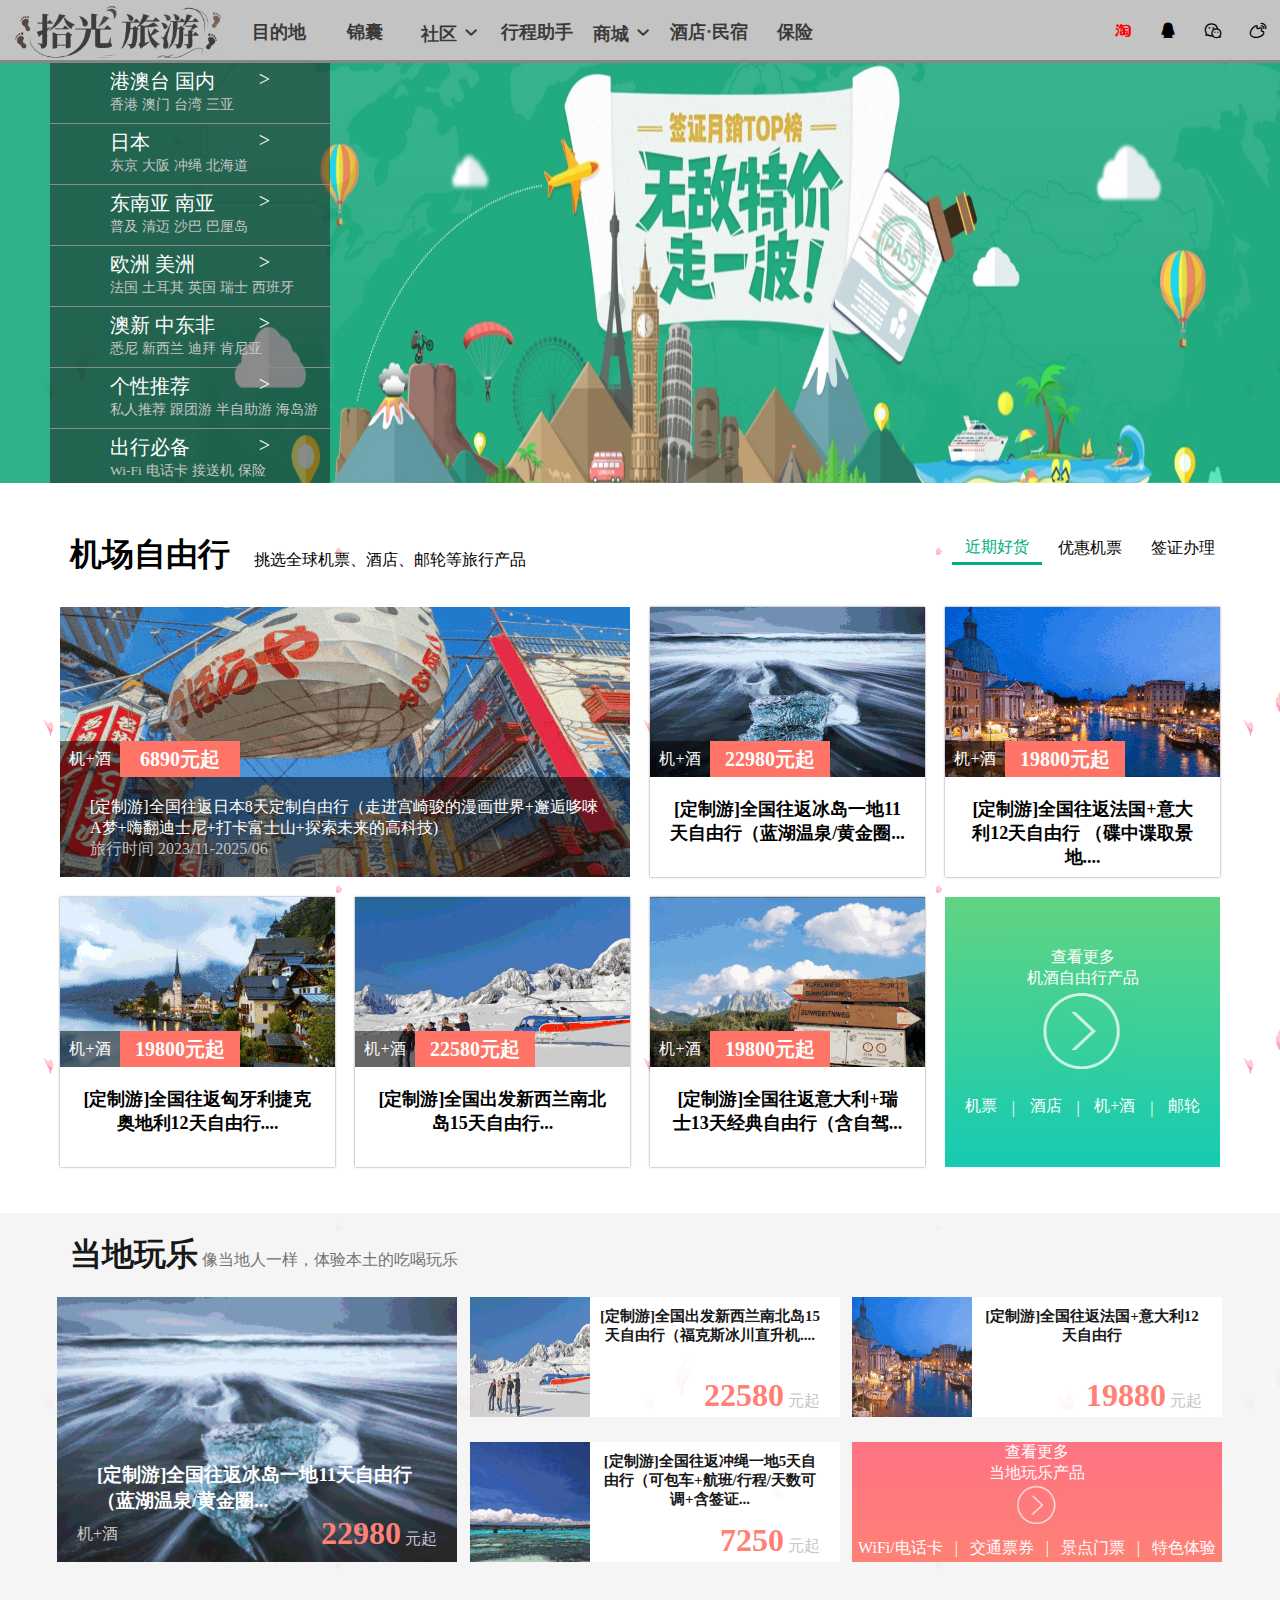
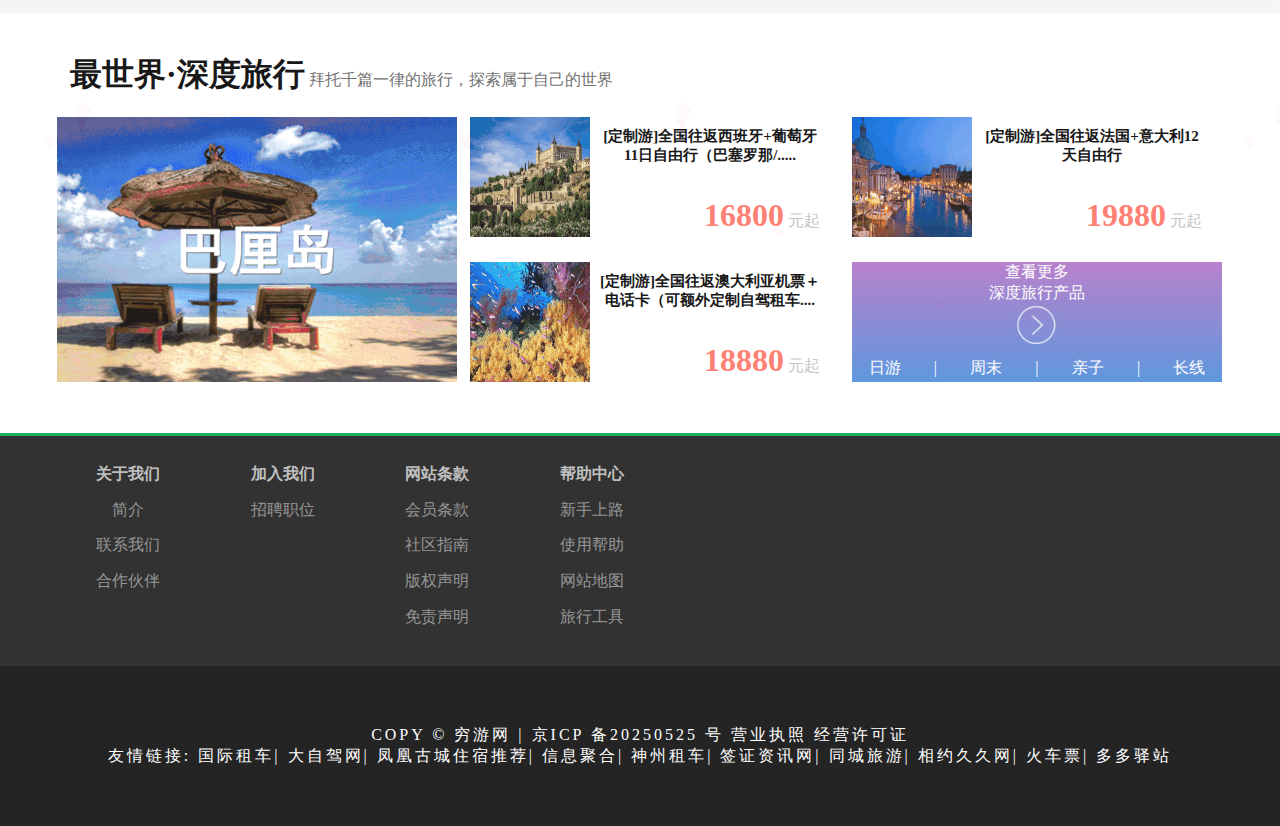
<file: html/shop.html>
<html>
	<head>
		<title></title>
		<meta charset="UTF-8">
		<link rel="stylesheet" href="../font/iconfont.css" type="text/css">
		<link rel="stylesheet" href="../css/swiper-bundle.css" type="text/css">
		<style type="text/css">
			*{
				margin: 0px;
				padding: 0px;
			}
			body{
				background-image: url(../img/bg2.gif);
			}
			.top{
				width: 100%;
				height: 60px;
				background-color: #c3c3c3;
				margin: 0px auto;
				border-bottom: 3px solid #878787;
			}
			.top-container{
				width: 1600px;
				height: 60px;
				margin: 0px auto;
			}
			.nav>ul>li>a>img{
				height: 55px;
			}
			.nav>ul{
				list-style: none;
			}
			.nav>ul>li{
				float: left;
				margin: 0px 3px;
			}
			.nav>ul>li:first-child>a{
				width: 230px;
				opacity: 1;
			}
			.nav>ul>li>a{
				display: block;
				width: 80px;
				height: 55px;
				line-height: 55px;
				font-weight: 700;
				text-decoration: none;
				color: black;
				border-top: 5px solid #c3c3c3;
				transition: 0.3s;
				opacity: 0.7;
				font-size: 18px;
				text-align: center;
			}
			.nav>ul>li>a:hover{
				border-top: 5px solid white;
				opacity: 1;
			}
			.nav-right{
				width: 500px;
				height: 60px;
				float: right;
			}
			.search{
				height: 60px;
				width: 185px;
				position: relative;
				float: right;
			}
			.search>input{
				opacity: 0;
				width: 1px;
				height: 25px;
				transition: 0.3s;
				position: absolute;
				left: 20px;
				top: 15px;
			}
			.search>span{
				position: absolute;
				left: 0px;
				line-height: 60px;
			}
			.search>span:hover{
				cursor: pointer;
			}
			.nav-right>div:first-child{
				width: 310px;
				height: 60px;
				float: left;
				display: flex;
				align-items: center;
				justify-content: space-around;
			}
			.nav-right>div:first-child>a{
				text-decoration: none;
				color: black;
				transition: 0.3s;
			}
			.nav-right>div:first-child>a:hover{
				transform: scale(1.8);
				color: red;
			}
			.nav-right>div:first-child>span>a{
				text-decoration: none;
				color: black;
				font-size: 20px;
				transition: 0.3s;
			}
			.nav-right>div:first-child>span>a:hover{
				color: red;
				font-size: 25px;
			}
			.community{
				position: relative;
			}
			.navshop{
				position: relative;
			}
			.navshop-list{
				width: 140px;
				height: 230px;
				background-image: url(../img/navbg.png);
				background-size: 140px 230px;
				position: absolute;
				top: 65px;
				left: 0px;
				z-index: 1000;
				visibility: hidden;
				opacity: 0;
				transition: 0.3s;
				transform: translateY(-50px);
			}
			.community-list{
				width: 180px;
				height: 300px;
				background-image: url(../img/navbg.png);
				background-size: 180px 300px;
				position: absolute;
				top: 65px;
				left: 0px;
				z-index: 1001;
				visibility: hidden;
				opacity: 0;
				transition: 0.3s;
				transform: translateY(-50px);
			}
			.community-list>ul{
				list-style: none;
				width: 160px;
				height: 260px;
				margin: 0px auto;
				margin-top: 25px;
				display: flex;
				flex-direction: column;
				justify-content: space-around;
			}
			.navshop-list>ul{
				list-style: none;
				width: 115px;
				height: 190px;
				margin: 0px auto;
				margin-top: 25px;
				display: flex;
				flex-direction: column;
				justify-content: space-around;
			}
			.community-list>ul>li:hover,.navshop-list>ul>li:hover{
				background-color: #e3fae1;
			}
			
			.community-list>ul>li>a,.navshop-list>ul>li>a{
				text-decoration: none;
				color: black;
				font-size: 17px;
			}
			.banner{
				width: 100%;
				height: 420px;
				background-image: url("../img/shopbanner.jpg");
				background-size: 100% 420px;
				opacity: 0.9;
			}
			.banner>div{
				width: 1180px;
				height: 420px;
				margin: 0px auto;
			}
			.bannerdsp{
				width: 280px;
				height: 420px;
				float: left;
			}
			.bannerdsp>ul{
				list-style: none;
				width: 280px;
				height: 420px;
				overflow: hidden;
			}
			.bannerdsp>ul>li{
				display: block;
				width: 280px;
				height: 60px;
				border-bottom: 1px solid gray;
				display: flow-root;
				background-color: RGBA(0,0,0,0.5);
			}
			.bannerdsp>ul>li>span:first-child{
				display: block;
				width: 60px;
				height: 60px;
				font-size: 35px;
				line-height: 60px;
				text-align: center;
				color: #00b081;
				float: left;
			}
			.bannerdsp>ul>li>div{
				width: 220px;
				height: 60px;
				float: left;
			}
			.bannerdsp>ul>li>div>p{
				display: block;
				width: 180px;
				font-size: 20px;
				margin-top: 5px;
				color: white;
			}
			.bannerdsp>ul>li>div>p>span{
				float: right;
				margin-right: 20px;
			}
			.bannerdsp>ul>li>div>a{
				text-decoration: none;
				color: silver;
				font-size: 13.5px;
			}
			.bannerdsp>ul>li>div>a:hover{
				text-decoration: underline;
				color: #00b081;
			}
			.bannerdspnone{
				width: 600px;
				height: 420px;
				background-color: RGBA(255,255,255,0.8);
				float: left;
				display: flex;
				flex-wrap: wrap;
				justify-content: space-between;
				align-items: center;
				visibility: hidden;
				opacity: 0;
				transition: 0.1s;
				border-radius: 10px;
				
			}
			.bannerdspnone>div{
				width: 290px;
				height: 170px;
			}
			.bannerdspnone>div>h2{
				text-indent: 2em;
			}
			.bannerdspnone>div>span>a{
				display: inline-block;
				text-decoration: none;
				color: black;
				margin: 7px;
				
			}
			.bannerdspnone>div>span>a:hover{
				color: #00b081;
				text-decoration: underline;
			}
			.fly{
				width: 1180px;
				height: 700px;
				margin: 0px auto;
				margin-top: 30px;
				display: flow-root;
			}
			.fly>h1{
				margin: 20px 20px 0px 20px;
				display: inline-block;
			}
			.fly>p{
				display: inline-block;
			}
			.fly>ul{
				width: 280px;
				height: 30px;
				float: right;
				list-style: none;
				margin-top: 20px;
				display: flex;
				justify-content: space-around;
				align-items: center;
			}
			.fly>ul>li>a{
				text-decoration: none;
				color: black;
				display: block;
				width: 90px;
				height: 30px;
				text-align: center;
				line-height: 30px;
			}
			.fly>ul>li:first-child a{
				border-bottom: 3px solid #00b081;
				color: #00b081;
			}
			.flycontainer{
				width: 1180px;
				height: 580px;
				margin-top: 20px;
				display: flex;
				justify-content: space-around;
				align-items: center;
				flex-wrap: wrap;	
			}
			.flycontainer>div:first-child{
				width: 570px;
				height: 270px;
				background-image: url("../img/shopfly1.gif");
				background-position: 0px 0px;
				background-size: 570px 270px;
				display: flex;
				align-items: end;
				position: relative;
			}
			.flycontainer>div:first-child:hover{
				opacity: 0.8;
				cursor: pointer;
			}
			.flycontainer>div:first-child p{
				display: block;
				width: 570px;
				height: 100px;
				background-color: RGBA(0,0,0,0.5);
				margin: 0px auto;
				padding: 0px 30px;
			}
			.flycontainer>div:first-child p>a{
				display: block;
				margin-top: 20px;
				color: white;
			}
			.flycontainer>div:first-child p>span{
				color: silver;
			}
			.flycontainer>div:first-child>span{
				display: block;
				width: 200px;
				height: 36px;
				position: absolute;
				top: 134px;
				left: 0px;
				background-color: RGBA(0,0,0,0.5);
				text-align: center;
				line-height: 36px;
				color: white;
			}
			.flycontainer>div:first-child>span>span,.flycontainerdiv2>div>span>span{
				display: block;
				width: 60px;
				height: 36px;
				float: left;
			}
			.flycontainer>div:first-child>span>a,.flycontainerdiv2>div>span>a{
				display: block;
				width: 120px;
				height: 36px;
				background-color: #ff7467;
				float: left;
				text-decoration: none;
				color: white;
				font-weight: 700;
				font-size: 20px;
			}
			.flycontainerdiv2{
				width: 275px;
				height: 270px;
				float: left;
				background-color: white;
				position: relative;
				overflow: hidden;
				box-shadow: 0px 0px 2px RGBA(0,0,0,0.5);
			}
			.flycontainerdiv2:hover{
				opacity: 0.8;
				cursor: pointer;
			}
			.flycontainerdiv2>div{
				width: 275px;
				height: 170px;
				display: flex;
				align-items: end;
			}
			.flycontainerdiv2>div>span{
				display: block;
				width: 180px;
				height: 36px;
				position: absolute;
				top: 134px;
				left: 0px;
				background-color: RGBA(0,0,0,0.5);
				text-align: center;
				line-height: 36px;
				color: white;
			}
			.flycontainerdiv2>p{
				display: block;
				width: 275px;
				height: 100px;
				margin-top: 20px;
			}
			.flycontainerdiv2>p>a{
				display: block;
				text-align: center;
				margin: 20px;
				font-size: 18px;
				font-weight: 700;
			}
			.flycontainerdiv3{
				width: 275px;
				height: 270px;
				background-image: linear-gradient(180deg,#61d482,#15cbb3);
				text-align: center;
				display: flex;
				flex-wrap: wrap;
				justify-content: space-around;
				align-content: center;
			}
			.flycontainerdiv3>img{
				width: 100px;
			}
			.flycontainerdiv3>p{
				display: block;
				width: 275px;
				color: white;
			}
			.flycontainerdiv3>ul{
				list-style: none;
				width: 250px;
				height: 40px;
				margin: 0px auto;
				display: flex;
				justify-content: space-around;
				align-items: flex-end;
				
			}
			.flycontainerdiv3>ul>span{
				color: white;
			}
			.flycontainerdiv3>ul>li>a{
				text-decoration: none;
				color: white;
			}
			.flycontainerdiv3>ul>li>a:hover{
				color: #ff7467;
				font-weight: 700;
			}
			.fun{
				width: 100%;
				height: 400px;
				background-color: #f5f5f5;
				opacity: 0.9;
			}
			.fun>div{
				width: 1180px;
				height: 400px;
				margin: 0px auto;
				display: flow-root;
			}
			.fun>div>h1{
				display: inline-block;
				margin-top: 20px;
				margin-left: 20px;
			}
			.fun>div>p{
				display: inline-block;
				margin-top: 20px;
				color: #636363;
			}
			.fundiv1{
				width: 400px;
				height: 265px;
				background-image: url("../img/shopfly2.gif");
				background-size: 400px 265px;
				float: left;
				margin: 0px 7px;
				position: relative;
				margin-top: 20px;
			}
			.fundiv1:hover{
				opacity: 0.8;
			}
			.fundiv1>div{
				width: 400px;
				height: 110px;
				position: absolute;
				bottom: 0px;
			}
			.fundiv1>div>h3{
				padding: 10px 40px;
				color: white;
			}
			.fundiv1>div>p{
				display: inline-block;
				margin-left: 20px;
				color: silver;
			}
			.fundiv1>div>a{
				float: right;
				color: silver;
				position: absolute;
				bottom: 10px;
				right: 20px;
			}
			.fundiv1>div>a>span{
				font-size: 32px;
				color: #ff7467;
				font-weight: 700;
			}
			.fundiv2{
				width: 370px;
				height: 120px;
				background-color: white;
				float: left;
				margin: 0px 6px;
				margin-bottom: 5px;
				margin-top: 20px;
			}
			.fundiv2:hover{
				opacity: 0.8;
			}
			.fundiv2>div{
				width: 120px;
				height: 120px;
				background-size: 120px 120px;
				background-position: 0px 0px;
				float: left;
			}
			.funbox{
				width: 1180px;
				height: 280px;
			}
			.fundiv2>h3{
				float: right;
				display: inline-block;
				width: 220px;
				height: 70px;
				margin-right: 20px;
				margin-top: 10px;
				text-align: center;
				font-size: 15px;
			}
			.fundiv2>a{
				float: right;
				margin-right: 20px;
				color: silver;
			}
			.fundiv2>a>span{
				font-size: 32px;
				color: #ff7467;
				font-weight: 700;
			}
			.funbox2{
				background-image: linear-gradient(180deg,#ff6476,#ff7467);
				text-align: center;
			}
			.funbox2>img{
				width: 50px;
			}
			.funbox2>ul{
				list-style: none;
				width: 370px;
				height: 40px;
				display: flex;
				justify-content: space-around;
				align-items: center;
			}
			.funbox2>ul>span{
				color: white;
			}
			.funbox2>ul>li>a{
				text-decoration: none;
				color: white;
			}
			.funbox2>p{
				color: white;
			}
			.world{
				margin-top: 20px;
				background-color: white;
			}
			.centerhelp{
				border-top: 3px #1ab05f solid;
				width: 100%;
				height: 230px;
				background-color: #323232;
			}
			.centerhelp>div{
				width: 1180px;
				height: 230px;
				margin: 0px auto;
			}
			.centerhelp>div>table{
				width: 620px;
				height: 180px;
				text-align: center;
				margin-top: 20px;
			}
			.centerhelp>div>table tr>th{
				color: silver;
			}
			.centerhelp>div>table tr>td{
				transition: 0.5s;
				color: #959595;
			}
			.centerhelp>div>table tr>td:hover{
				color: silver;
				cursor: pointer;
			}
			.endbottom{
				width: 100%;
				height: 160px;
				background-color: #242424;
			}
			.endbottom>div{
				width: 1180px;
				height: 160px;
				margin: 0px auto;
				display: flex;
				flex-wrap: wrap;
				justify-content: center;
				align-content: center;
				color: white;
			}
			.endbottom>div>p{
				letter-spacing: 3px;
			}
			.endbottom>div>p>a{
				text-decoration: none;
				color: white;
			}
		</style>
	</head>
	<body>
		<div class="All">
			<div class="top" id="tp">
				<div class="top-container">
					<div class="nav">
						<ul>
							<li>
								<a href="index.html">
									<img src="../img/logo.png">
								</a>
							</li>
							<li>
								<a href="destination.html">目的地</a>
							</li>
							<li>
								<a href="#">锦囊</a>
							</li>
							<li  class="community">
								<a href="#">
									社区
									<span class="iconfont icon-xiala"></span>
								</a>
								<div class="community-list">
									<ul>
										<li>
											<a href="#">
												<span class="iconfont icon-luntan"></span>
												旅行论坛
												<span class="iconfont icon-youla"></span>
											</a>
										</li>
										<li>
											<a href="#">
												<span class="iconfont icon-wenda"></span>
												旅行问答
											</a>
										</li>
										<li>
											<a href="#">
												<span class="iconfont icon-tianjiazhuanlan_chuangjianzhuanlan"></span>
												旅行专栏
											</a>
										</li>
										<li>
											<a href="#">
												<span class="iconfont icon-Biu"></span>
												旅行分享
											</a>
										</li>
										<li>
											<a href="#">
												<span class="iconfont icon-jne"></span>
												JNE旅行生活美学
											</a>
										</li>
										<li>
											<a href="#">
												<span class="iconfont icon-hezuohuoban"></span>
												结伴同游
											</a>
										</li>
										<li>
											<a href="#">
												<span class="iconfont icon-fuzeren"></span>
												负责任的旅行
											</a>
										</li>
										<li>
											<a href="#">
												<span class="iconfont icon-xuanticehua"></span>
												特别策划
											</a>
										</li>
										<li>
											<a href="#">
												<span class="iconfont icon-shipin"></span>
												旅行精选视频
											</a>
										</li>
									</ul>
								</div>
							</li>
							<li>
								<a href="#">行程助手</a>
							</li>
							<li class="navshop">
								<a href="#">
									商城
									<span class="iconfont icon-xiala"></span>
								</a>
								<div class="navshop-list">
									<ul>
										<li>
											<span class="iconfont icon-gongwenbao"></span>
											<a href="#">机酒自由行</a>
										</li>
										<li>
											<span class="iconfont icon-qizhi"></span>
											<a href="#">当地玩乐</a>
										</li>
										<li>
											<span class="iconfont icon-qianzheng"></span>
											<a href="#">签证</a>
										</li>
										<li>
											<span class="iconfont icon-baoxiandingdan"></span>
											<a href="#">保险</a>
										</li>
										<li>
											<span class="iconfont icon-youlun"></span>
											<a href="#">邮轮</a>
										</li>
										<li>
											<span class="iconfont icon-tubiaolunkuohua11"></span>
											<a href="#">私人定制</a>
										</li>
										<li>
											<span class="iconfont icon-icon-test"></span>
											<a href="#">欧洲铁路</a>
										</li>
									</ul>
								</div>
							</li>
							<li>
								<a href="#">酒店·民宿</a>
							</li>
							<li>
								<a href="#">保险</a>
							</li>
						</ul>
					</div>
					<div class="nav-right">
						<div>
							<a href= "https://www.taobao.com/" target="_blank">
								<span class="iconfont icon-tao" style="color: red;"></span>
							</a>
							<a href= "https://im.qq.com/index/" target="_blank">
								<span class="iconfont icon-QQ"></span>
							</a>
							<a href= "https://weixin.qq.com/" target="_blank">
								<span class="iconfont icon-weixin"></span>
							</a>
							<a href= "https://weibo.com" target="_blank">
								<span class="iconfont icon-weibo"></span>
							</a>
							<span>
								<a href="register.html">注册</a>
							</span>
							<span>
								<a href="login.html">登录</a>
							</span>
						</div>
						<div class="search">
							<input type="text">
							<span class="iconfont icon-sousuo"></span>
						</div>
					</div>
				</div>
			</div>
			<div class="banner">
				<div>
					<div class="bannerdsp">
						<ul>
							<li data-banner="0">
								<span class="iconfont icon-gangaotai" data-banner="0"></span>
								<div data-banner="0">
									<p>港澳台 国内
										<span data-banner="0">></span>
									</p>
									<a href="#">香港</a>
									<a href="#">澳门</a>
									<a href="#">台湾</a>
									<a href="#">三亚</a>
								</div>
							</li>
							<li  data-banner="1">
								<span class="iconfont icon-riben" style="font-size: 50px;"  data-banner="1"></span>
								<div  data-banner="1">
									<p>日本
										<span data-banner="1">></span>
									</p>
									<a href="#">东京</a>
									<a href="#">大阪</a>
									<a href="#">冲绳</a>
									<a href="#">北海道</a>
								</div>
							</li>
							<li data-banner="2">
								<span class="iconfont icon-dongnanya"  data-banner="2"></span>
								<div data-banner="2">
									<p>东南亚 南亚
										<span data-banner="2">></span>
									</p>
									<a href="#">普及</a>
									<a href="#">清迈</a>
									<a href="#">沙巴</a>
									<a href="#">巴厘岛</a>
								</div>
							</li>
							<li data-banner="3">
								<span class="iconfont icon-ouzhou"  data-banner="3"></span>
								<div data-banner="3">
									<p>欧洲 美洲
										<span data-banner="3">></span>
									</p>
									<a href="#">法国</a>
									<a href="#">土耳其</a>
									<a href="#">英国</a>
									<a href="#">瑞士</a>
									<a href="#">西班牙</a>
								</div>
							</li>
							<li data-banner="4">
								<span class="iconfont icon-aoxin" data-banner="4"></span>
								<div data-banner="4">
									<p>澳新 中东非
										<span data-banner="4">></span>
									</p>
									<a href="#">悉尼</a>
									<a href="#">新西兰</a>
									<a href="#">迪拜</a>
									<a href="#">肯尼亚</a>
								</div>
							</li>
							<li data-banner="5">
								<span class="iconfont icon-gexingtuijian" data-banner="5"></span>
								<div data-banner="5">
									<p>个性推荐
										<span data-banner="5">></span>
									</p>
									<a href="#">私人推荐</a>
									<a href="#">跟团游</a>
									<a href="#">半自助游</a>
									<a href="#">海岛游</a>
								</div>
							</li>
							<li data-banner="6">
								<span class="iconfont icon-WIFI" data-banner="6"></span>
								<div data-banner="6">
									<p>出行必备
										<span data-banner="6">></span>
									</p>
									<a href="#">Wi-Fi</a>
									<a href="#">电话卡</a>
									<a href="#">接送机</a>
									<a href="#">保险</a>
								</div>
							</li>
						</ul>
					</div>
					<div class="bannerdspnone">
						<div>
							<h2></h2>
							<span>
								
							</span>
						</div>
						<div>
							<h2></h2>
							<span>
								
							</span>
						</div>
						<div>
							<h2></h2>
							<span>
								
							</span>
						</div>
					</div>
				</div>
			</div>
			<div class="fly">
				<h1>机场自由行</h1>
				<p>挑选全球机票、酒店、邮轮等旅行产品</p>
				<ul>
					<li>
						<a href="#">近期好货</a>
					</li>
					<li>
						<a href="#">优惠机票</a>
					</li>
					<li>
						<a href="#">签证办理</a>
					</li>
				</ul>
				<div class="flycontainer">
					<div>
						<span style="width: 180px;">
							<span>机+酒</span>
							<a href="#">6890元起</a>
						</span>
						<p>
							<a>[定制游]全国往返日本8天定制自由行（走进宫崎骏的漫画世界+邂逅哆唻A梦+嗨翻迪士尼+打卡富士山+探索未来的高科技)</a>
							<span>旅行时间 2023/11-2025/06</span>
						</p>
					</div>
					<div class="flycontainerdiv2">
						<div style="background-image: url(../img/shopfly2.gif);">
							<span>
								<span>机+酒</span>
								<a href="#">22980元起</a>
							</span>
						</div>
						<p>
							<a>[定制游]全国往返冰岛一地11天自由行（蓝湖温泉/黄金圈...</a>
						</p>
					</div>
					<div class="flycontainerdiv2">
						<div style="background-image: url(../img/shopfly3.gif);">
							<span>
								<span>机+酒</span>
								<a href="#">19800元起</a>
							</span>
						</div>
						<p>
							<a>[定制游]全国往返法国+意大利12天自由行 （碟中谍取景地....</a>
						</p>
					</div>
					<div class="flycontainerdiv2">
						<div style="background-image: url(../img/shopfly4.gif);">
							<span>
								<span>机+酒</span>
								<a href="#">19800元起</a>
							</span>
						</div>
						<p>
							<a>[定制游]全国往返匈牙利捷克奥地利12天自由行....</a>
						</p>
					</div>
					<div class="flycontainerdiv2">
						<div style="background-image: url(../img/shopfly5.gif);">
							<span>
								<span>机+酒</span>
								<a href="#">22580元起</a>
							</span>
						</div>
						<p>
							<a>[定制游]全国出发新西兰南北岛15天自由行...</a>
						</p>
					</div>
					<div class="flycontainerdiv2">
						<div style="background-image: url(../img/shopfly6.gif);">
							<span>
								<span>机+酒</span>
								<a href="#">19800元起</a>
							</span>
						</div>
						<p>
							<a>[定制游]全国往返意大利+瑞士13天经典自由行（含自驾...</a>
						</p>
					</div>
					<div class="flycontainerdiv3">
						<p>查看更多<br>机酒自由行产品</p>
						<img src="../img/shopright.png">
						<ul>
							<li>
								<a href="#">机票</a>
							</li>
							<span>|</span>
							<li>
								<a href="#">酒店</a>
							</li>
							<span>|</span>
							<li>
								<a href="#">机+酒</a>
							</li>
							<span>|</span>
							<li>
								<a href="#">邮轮</a>
							</li>
						</ul>
					</div>
				</div>
			</div>
			<div class="fun">
				<div>
					<h1>当地玩乐</h1>
					<p>像当地人一样，体验本土的吃喝玩乐</p>
					<div class="funbox">
						<div class="fundiv1">
							<div>
								<h3>[定制游]全国往返冰岛一地11天自由行（蓝湖温泉/黄金圈...</h3>
								<p>机+酒</p>
								<a>
									<span>22980</span> 元起
								</a>
							</div>
						</div>
						<div class="fundiv2">
							<div style="background-image: url(../img/shopfly5.gif);">
								
							</div>
							<h3>[定制游]全国出发新西兰南北岛15天自由行（福克斯冰川直升机....</h3>
							<a>
								<span>22580</span> 元起
							</a>
						</div>
						<div class="fundiv2">
							<div style="background-image: url(../img/shopfly3.gif);">
								
							</div>
							<h3>[定制游]全国往返法国+意大利12天自由行</h3>
							<a>
								<span>19880</span> 元起
							</a>
						</div>
						<div class="fundiv2">
							<div style="background-image: url(../img/shopfun1.gif);">
								
							</div>
							<h3>[定制游]全国往返冲绳一地5天自由行（可包车+航班/行程/天数可调+含签证...</h3>
							<a>
								<span>7250</span> 元起
							</a>
						</div>
						<div class="fundiv2 funbox2">
							<p>查看更多</p>
							<p>当地玩乐产品</p>
							<img src="../img/shopright.png">
							<ul>
								<li>
									<a href="#">WiFi/电话卡</a>
								</li>
								<span>|</span>
								<li>
									<a href="#">交通票券</a>
								</li>
								<span>|</span>
								<li>
									<a href="#">景点门票</a>
								</li>
								<span>|</span>
								<li>
									<a href="#">特色体验</a>
								</li>
							</ul>
						</div>
					</div>
				</div>
			</div>
			<div class="fun world">
				<div>
					<h1>最世界·深度旅行</h1>
					<p>拜托千篇一律的旅行，探索属于自己的世界</p>
					<div class="funbox">
						<div class="fundiv1"  style="background-image: url(../img/shopworld1.gif);">
							
						</div>
						<div class="fundiv2">
							<div style="background-image: url(../img/shopworld2.gif);">
								
							</div>
							<h3>[定制游]全国往返西班牙+葡萄牙11日自由行（巴塞罗那/.....</h3>
							<a>
								<span>16800</span> 元起
							</a>
						</div>
						<div class="fundiv2">
							<div style="background-image: url(../img/shopfly3.gif);">
								
							</div>
							<h3>[定制游]全国往返法国+意大利12天自由行</h3>
							<a>
								<span>19880</span> 元起
							</a>
						</div>
						<div class="fundiv2">
							<div style="background-image: url(../img/shopworld4.gif);">
								
							</div>
							<h3>[定制游]全国往返澳大利亚机票＋电话卡（可额外定制自驾租车....</h3>
							<a>
								<span>18880</span> 元起
							</a>
						</div>
						<div class="fundiv2 funbox2" style="background-image: linear-gradient(180deg,#b274c7,#4d8ddb)">
							<p>查看更多</p>
							<p>深度旅行产品</p>
							<img src="../img/shopright.png">
							<ul>
								<li>
									<a href="#">日游</a>
								</li>
								<span>|</span>
								<li>
									<a href="#">周末</a>
								</li>
								<span>|</span>
								<li>
									<a href="#">亲子</a>
								</li>
								<span>|</span>
								<li>
									<a href="#">长线</a>
								</li>
							</ul>
						</div>
					</div>
				</div>
			</div>
			<div class="centerhelp">
				<div>
					<table>
						<tr>
							<th>关于我们</th>
							<th>加入我们</th>
							<th>网站条款</th>
							<th>帮助中心</th>
						</tr>
						<tr>
							<td>简介</td>
							<td>招聘职位</td>
							<td>会员条款</td>
							<td>新手上路</td>
						</tr>
						<tr>
							<td>联系我们</td>
							<td></td>
							<td>社区指南</td>
							<td>使用帮助</td>
						</tr>
						<tr>
							<td>合作伙伴</td>
							<td></td>
							<td>版权声明</td>
							<td>网站地图</td>
						</tr>
						<tr>
							<td></td>
							<td></td>
							<td>免责声明</td>
							<td>旅行工具</td>
						</tr>
					</table>
				</div>
			</div>
			<div class="endbottom">
				<div>
					<p>COPY © 穷游网 | 京ICP 备20250525 号 营业执照 经营许可证</p>
					<p>
						友情链接:
						<a href="#">国际租车</a>|
						<a href="#">大自驾网</a>|
						<a href="#">凤凰古城住宿推荐</a>|
						<a href="#">信息聚合</a>|
						<a href="#">神州租车</a>|
						<a href="#">签证资讯网</a>|
						<a href="#">同城旅游</a>|
						<a href="#">相约久久网</a>|
						<a href="#">火车票</a>|
						<a href="#">多多驿站</a>
					</p>
				</div>
			</div>
		</div>
		<script src="../js/swiper-bundle.js"></script>
		<script type="text/javascript">
			let searchspan= document.querySelector(".search>span");
			let searchtext= searchspan.previousElementSibling;
			searchspan.addEventListener("mouseenter",function (){
				setTimeout(function (){
					searchtext.style.opacity= "1";
					searchtext.style.width= "160px";
				},100);
				
			});
			searchtext.addEventListener("blur",function (){
				setTimeout(function (){
					searchtext.style.opacity= "0";
					searchtext.style.width= "1px";
				},50);
			});
			let communitylist= document.querySelector(".community-list");
			let navli= document.querySelectorAll(".nav>ul>li");
			navli[3].addEventListener("mouseenter",function (){
				communitylist.style.visibility= "visible";
				communitylist.style.opacity= "1";
				communitylist.style.transform= "translateY(0px)";
			});
			
			navli[3].addEventListener("mouseleave",function (){
				let navflag= true;
				communitylist.addEventListener("mousemove",function (){
					navflag= false;
				});
				setTimeout(function (){
					if(navflag){
						communitylist.style.visibility= "hidden";
						communitylist.style.opacity= "0";
						communitylist.style.transform= "translateY(-50px)";
					}
				},150);
			});
			let navshoplist= document.querySelector(".navshop-list");
			navli[5].addEventListener("mouseenter",function (){
				navshoplist.style.visibility= "visible";
				navshoplist.style.opacity= "1";
				navshoplist.style.transform= "translateY(0px)"
			});
			navli[5].addEventListener("mouseleave",function (){
				let navflag= true;
				navshoplist.addEventListener("mousemove",function (){
					navflag= false;
				});
				setTimeout(function (){
					if(navflag){
						navshoplist.style.visibility= "hidden";
						navshoplist.style.opacity= "0";
						navshoplist.style.transform= "translateY(-50px)";
					}
				},150);
			});
			let data= [
				[
					{
						uname:"港澳台",
						udata: `<a href="#" style= "color:#ff7467">香港</a>
								<a href="#">澳门</a>
								<a href="#">台北</a>
								<a href="#">高雄</a>
								<a href="#" style= "color:#ff7467">香港迪士尼</a>
								<a href="#">香港海洋公园</a>
								<a href="#">交通接驳</a>
								<a href="#" style= "color:#ff7467">澳门塔</a>
								<a href="#">新濠天地水舞间</a>
								<a href="#" style= "color:#ff7467">澳门豪华自助</a>
								<a href="#">台北101</a>
								<a href="#">台湾美食</a>`
					},
					{
						uname:"国内热门景点",
						udata:`<a href="#">背景故宫</a>
								<a href="#">东北滑雪</a>
								<a href="#">恭王府</a>
								<a href="#" style= "color:#ff7467">长城</a>
								<a href="#">青城山</a>
								<a href="#">大熊猫基地</a>
								<a href="#" style= "color:#ff7467">峨眉山</a>
								<a href="#">都江堰</a>
								<a href="#">长恨歌表演</a>
								<a href="#">兵马俑</a>
								<a href="#">大唐芙蓉园</a>
								<a href="#" style= "color:#ff7467">三亚日游</a>`
					},
					{
						uname:"国内热门城市",
						udata:`<a href="#" style= "color:#ff7467">三亚</a>
								<a href="#">东北</a>
								<a href="#">大理</a>
								<a href="#" style= "color:#ff7467">丽江</a>
								<a href="#">昆明</a>
								<a href="#">西双版纳</a>
								<a href="#" style= "color:#ff7467">拉萨</a>
								<a href="#" style= "color:#ff7467">成都</a>
								<a href="#">重庆</a>
								<a href="#">长白山</a>
								<a href="#">厦门</a>
								<a href="#">长沙</a>
								<a href="#" style= "color:#ff7467">桂林</a>
								<a href="#">北京</a>
								<a href="#">西安</a>
								<a href="#">敦煌</a>
								<a href="#" style= "color:#ff7467">杭州</a>
								<a href="#">上海</a>
								<a href="#">无锡</a>`
					}
				],
				[
					{
						uname:"日本",
						udata:`<a href="#" style= "color:#ff7467">东京</a>
								<a href="#">大阪</a>
								<a href="#">冲绳</a>
								<a href="#">北海道</a>
								<a href="#">京都</a>
								<a href="#" style= "color:#ff7467">名古屋</a>
								<a href="#">福冈</a>
								<a href="#">长崎</a>
								<a href="#">鹿儿岛</a>
								<a href="#" style= "color:#ff7467">JR Pass</a>
								<a href="#">米其林餐厅</a>
								<a href="#">东京迪士尼</a>
								<a href="#">冲绳一日游</a>
								<a href="#">City Walk</a>
								<a href="#">西瓜卡</a>
								<a href="#" style= "color:#ff7467">富士山</a>
								<a href="#">包车服务</a>`
					},
					{
						uname:"",
						udata:""
					},
					{
						uname:"",
						udata:""
					}
				],
				[
					{
						uname:"泰新马",
						udata:`<a href="#" style= "color:#ff7467">普吉岛</a>
								<a href="#">清迈</a>
								<a href="#" style= "color:#ff7467">曼谷</a>
								<a href="#" style= "color:#ff7467">苏梅岛</a>
								<a href="#">甲米</a>
								<a href="#">芭提雅</a>
								<a href="#">拜县</a>
								<a href="#" style= "color:#ff7467">新加坡</a>
								<a href="#">马来西亚</a>
								<a href="#" style= "color:#ff7467">沙巴</a>
								<a href="#">吉隆坡</a>
								<a href="#" style= "color:#ff7467">皇帝岛</a>
								<a href="#">泰国人妖</a>
								<a href="#">泰国SPA按摩</a>
								<a href="#">新加坡日游</a>`
					},
					{
						uname:"东南亚",
						udata:`<a href="#">巴厘岛</a>
								<a href="#">长滩岛</a>
								<a href="#">马尼拉</a>
								<a href="#" style= "color:#ff7467">薄荷岛</a>
								<a href="#">美娜多</a>
								<a href="#">芽庄</a>
								<a href="#" style= "color:#ff7467">富国岛</a>
								<a href="#">柬埔寨</a>
								<a href="#">缅甸</a>
								<a href="#" style= "color:#ff7467">老挝</a>
								<a href="#">文莱</a>`
					},
					{
						uname:"南亚 西亚",
						udata:`<a href="#">马尔代夫</a>
								<a href="#">斯里兰卡</a>
								<a href="#" style= "color:#ff7467">尼泊尔</a>
								<a href="#">格鲁吉亚</a>
								<a href="#" style= "color:#ff7467">阿塞拜疆</a>
								<a href="#" style= "color:#ff7467">亚美尼亚</a>`
					}
				],
				[
					{
						uname:"欧洲",
						udata:`<a href="#" style= "color:#ff7467">法国</a>
								<a href="#">意大利</a>
								<a href="#">土耳其</a>
								<a href="#">俄罗斯</a>
								<a href="#">西班牙</a>
								<a href="#">瑞士</a>
								<a href="#" style= "color:#ff7467">英国</a>
								<a href="#" style= "color:#ff7467">希腊</a>
								<a href="#">荷兰</a>
								<a href="#" style= "color:#ff7467">德国</a>
								<a href="#">捷克</a>
								<a href="#">葡萄牙</a>
								<a href="#" style= "color:#ff7467">奥地利</a>
								<a href="#">瑞典</a>
								<a href="#" style= "color:#ff7467">丹麦</a>
								<a href="#" style= "color:#ff7467">挪威</a>
								<a href="#">冰岛</a>
								<a href="#" style= "color:#ff7467">芬兰</a>`
					},
					{
						uname:"美洲",
						udata:`<a href="#">美国</a>
								<a href="#" style= "color:#ff7467">加拿大</a>
								<a href="#">墨西哥</a>
								<a href="#" style= "color:#ff7467">巴西</a>
								<a href="#" style= "color:#ff7467">阿根廷</a>
								<a href="#">智力</a>
								<a href="#">洛杉矶</a>
								<a href="#">纽约</a>
								<a href="#" style= "color:#ff7467">拉斯维加斯</a>
								<a href="#" style= "color:#ff7467">旧金山</a>
								<a href="#">圣地亚哥</a>
								<a href="#">芝加哥</a>
								<a href="#">西雅图</a>
								<a href="#" style= "color:#ff7467">华盛顿</a>
								<a href="#">奥兰多</a>
								<a href="#">夏威夷</a>
								<a href="#" style= "color:#ff7467">塞班岛</a>
								<a href="#">关岛</a>`
					},
					{
						uname:"",
						udata:""
					}
				],
				[
					{
						uname:"澳新 南太平洋",
						udata:`<a href="#">墨尔本</a>
								<a href="#">悉尼</a>
								<a href="#">黄金海岸</a>
								<a href="#">凯恩斯</a>
								<a href="#" style= "color:#ff7467">布里斯班</a>
								<a href="#">奥克兰</a>
								<a href="#" style= "color:#ff7467">斐济</a>
								<a href="#">圣灵群岛</a>
								<a href="#" style= "color:#ff7467">水上飞机</a>
								<a href="#">海港大桥</a>
								<a href="#">皇后镇</a>
								<a href="#">霍尔特人村</a>
								<a href="#" style= "color:#ff7467">新西兰滑雪</a>`
					},
					{
						uname:"中东非",
						udata:`<a href="#" style= "color:#ff7467">迪拜</a>
								<a href="#">摩洛哥</a>
								<a href="#">毛里求斯</a>
								<a href="#" style= "color:#ff7467">埃及</a>
								<a href="#">马达加斯加</a>
								<a href="#">以色列</a>
								<a href="#">肯尼亚</a>
								<a href="#">南非</a>
								<a href="#" style= "color:#ff7467">伊朗</a>
								<a href="#">突尼斯</a>`
					},
					{
						uname:"",
						udata:""
					}
				],
				[
					{
						uname:"个性推荐",
						udata:`<a href="#">私人定制</a>
								<a href="#">跟团游</a>
								<a href="#" style= "color:#ff7467">半自助游</a>
								<a href="#">购物</a>
								<a href="#">闺蜜</a>
								<a href="#">海岛游</a>
								<a href="#" style= "color:#ff7467">小资</a>
								<a href="#">主题乐园</a>
								<a href="#" style= "color:#ff7467">艺术之派</a>`
					},
					{
						uname:"",
						udata:""
					},
					{
						uname:"",
						udata:""
					}
				],
				[
					{
						uname:"Wi-Fi/电话卡",
						udata:`<a href="#" style= "color:#ff7467">日本Wi-Fi</a>
								<a href="#">港澳台电话卡</a>
								<a href="#" style= "color:#ff7467">欧洲多国通用</a>
								<a href="#">美国电话卡</a>
								<a href="#">新加坡Wi-Fi</a>
								<a href="#">泰国电话卡</a>
								<a href="#" style= "color:#ff7467">澳大利亚</a>
								<a href="#">阿联酋</a>`
					},
					{
						uname:"签证",
						udata:`<a href="#" style= "color:#ff7467">泰国</a>
								<a href="#">日本</a>
								<a href="#">泰国</a>
								<a href="#">美国</a>
								<a href="#">入台证</a>
								<a href="#">越南</a>
								<a href="#">马来西亚</a>
								<a href="#" style= "color:#ff7467">新加坡</a>
								<a href="#" style= "color:#ff7467">斯里兰卡</a>
								<a href="#">柬埔寨</a>
								<a href="#">土耳其</a>
								<a href="#" style= "color:#ff7467">加拿大</a>
								<a href="#">澳大利亚</a>
								<a href="#">法国</a>
								<a href="#">德国</a>
								<a href="#" style= "color:#ff7467">意大利</a>`
					},
					{
						uname:"接送机",
						udata:`<a href="#">高雄</a>
								<a href="#">东京</a>
								<a href="#" style= "color:#ff7467">北海道</a>
								<a href="#">新加坡</a>
								<a href="#" style= "color:#ff7467">普吉岛</a>
								<a href="#">清迈</a>
								<a href="#">沙巴</a>
								<a href="#" style= "color:#ff7467">纽约</a>
								<a href="#">悉尼</a>
								<a href="#">土耳其</a>`
					}
				],
			];
			let dspindex= -1;
			let dsptitle= document.querySelectorAll(".bannerdspnone>div>h2");
			let dspspan= document.querySelectorAll(".bannerdspnone>div>span");
			let bannerdspnone= document.querySelector(".bannerdspnone");
			let bannerdspul= document.querySelector(".bannerdsp>ul");
			bannerdspul.addEventListener("mouseover",function (e){
				if(e.target.tagName=="SPAN"||e.target.tagName=="DIV"){
					bannerdspnone.style.visibility= "visible";
					bannerdspnone.style.opacity= "1";
					dspindex= parseInt(e.target.dataset.banner);
					this.children[parseInt(e.target.dataset.banner)].style.backgroundColor= "rgba(255,255,255,0.5)";
					for(let i= 0;i<dsptitle.length;i++){
						dsptitle[i].innerHTML= data[parseInt(e.target.dataset.banner)][i].uname;
						dspspan[i].innerHTML= data[parseInt(e.target.dataset.banner)][i].udata;
					}
				}
			});
			let activeIndex = -1;
			let hideTimer = null;
			bannerdspul.addEventListener("mouseenter", function(e) {
			    if (e.target.tagName === "SPAN" || e.target.tagName === "DIV") {
			        if (hideTimer) {
			            clearTimeout(hideTimer);
			            hideTimer = null;
			        }
			        const index = parseInt(e.target.dataset.banner);
			        if (isNaN(index)) return;
			        bannerdspnone.style.visibility = "visible";
			        bannerdspnone.style.opacity = "1";
			        if (activeIndex !== -1 && bannerdspul.children[activeIndex]) {
			            bannerdspul.children[activeIndex].style.backgroundColor = "";
			        }
			        activeIndex = index;
			        bannerdspul.children[index].style.backgroundColor = "RGBA(0,0,0,0.5)";
			    }
			});
			
			bannerdspul.addEventListener("mouseleave", function(e) {
			    if (!bannerdspnone.contains(e.relatedTarget)) {
			        hideTimer = setTimeout(() => {
			            bannerdspnone.style.visibility = "hidden";
			            bannerdspnone.style.opacity = "0";
			            if (activeIndex !== -1 && bannerdspul.children[activeIndex]) {
			                bannerdspul.children[activeIndex].style.backgroundColor = "";
			            }
			            activeIndex = -1;
			        }, 150);
			    }
			});
			bannerdspnone.addEventListener("mouseenter", function() {
			    if (hideTimer) {
					clearTimeout(hideTimer);
			        hideTimer = null;
			    }
			});
			bannerdspnone.addEventListener("mouseleave", function(e) {
			    if (!bannerdspul.contains(e.relatedTarget)) {
			        hideTimer = setTimeout(() => {
			            bannerdspnone.style.visibility = "hidden";
			            bannerdspnone.style.opacity = "0";
			            if (activeIndex !== -1 && bannerdspul.children[activeIndex]) {
			                bannerdspul.children[activeIndex].style.backgroundColor = "";
			            }
			            activeIndex = -1;
			        }, 150);
			    }
			});
			let bannerdsp= document.querySelectorAll(".bannerdsp>ul>li");
			
			for(let i= 0;i<7;i++){
				bannerdsp[i].addEventListener("mouseenter",function (){
					if(i==1|i==5){
						setTimeout(function (){
							bannerdspnone.style.width= "300px";
							bannerdspnone.style.height= "200px";
						},150);
						
					}
					if(i==3|i==4){
						setTimeout(function (){
							bannerdspnone.style.height= "200px";
						},150);
					}
				});
				bannerdsp[i].addEventListener("mouseleave",function (){
					this.style.backgroundColor= "rgba(0,0,0,0.5)";
					bannerdspnone.style.width= "600px";
					bannerdspnone.style.height= "420px";
				});
				
			}
		</script>
	</body>
</html>
</file>
<file: font/iconfont.css>
@font-face {
  font-family: "iconfont"; /* Project id 4924581 */
  src: url('iconfont.woff2?t=1747568294614') format('woff2'),
       url('iconfont.woff?t=1747568294614') format('woff'),
       url('iconfont.ttf?t=1747568294614') format('truetype');
}

.iconfont {
  font-family: "iconfont" !important;
  font-size: 20px;
  font-style: normal;
  -webkit-font-smoothing: antialiased;
  -moz-osx-font-smoothing: grayscale;
}

.icon-tao:before {
  content: "\e600";
}

.icon-gonglve:before {
  content: "\e73b";
}

.icon-shuaxin:before {
  content: "\e609";
}

.icon-baoxiandingdan:before {
  content: "\e895";
}

.icon-jiudian:before {
  content: "\e89b";
}

.icon-hangcheng:before {
  content: "\e8a1";
}

.icon-QQ:before {
  content: "\e882";
}

.icon-xiala:before {
  content: "\e61d";
}

.icon-weibo:before {
  content: "\e8bb";
}

.icon-weixin:before {
  content: "\e8bc";
}

.icon-sousuo:before {
  content: "\e60d";
}

.icon-youla:before {
  content: "\e701";
}

.icon-tubiaolunkuohua11:before {
  content: "\e670";
}

.icon-luntan:before {
  content: "\e60a";
}

.icon-Biu:before {
  content: "\e635";
}

.icon-wenda:before {
  content: "\e893";
}

.icon-qianzheng:before {
  content: "\e8a8";
}

.icon-youlun:before {
  content: "\e8b7";
}

.icon-tianjiazhuanlan_chuangjianzhuanlan:before {
  content: "\e693";
}

.icon-jne:before {
  content: "\e6e0";
}

.icon-qizhi:before {
  content: "\e718";
}

.icon-shipin:before {
  content: "\eafb";
}

.icon-fuzeren:before {
  content: "\e6b6";
}

.icon-xuanticehua:before {
  content: "\e631";
}

.icon-hezuohuoban:before {
  content: "\e7e6";
}

.icon-gongwenbao:before {
  content: "\e601";
}

.icon-icon-test:before {
  content: "\f08e";
}
</file>
